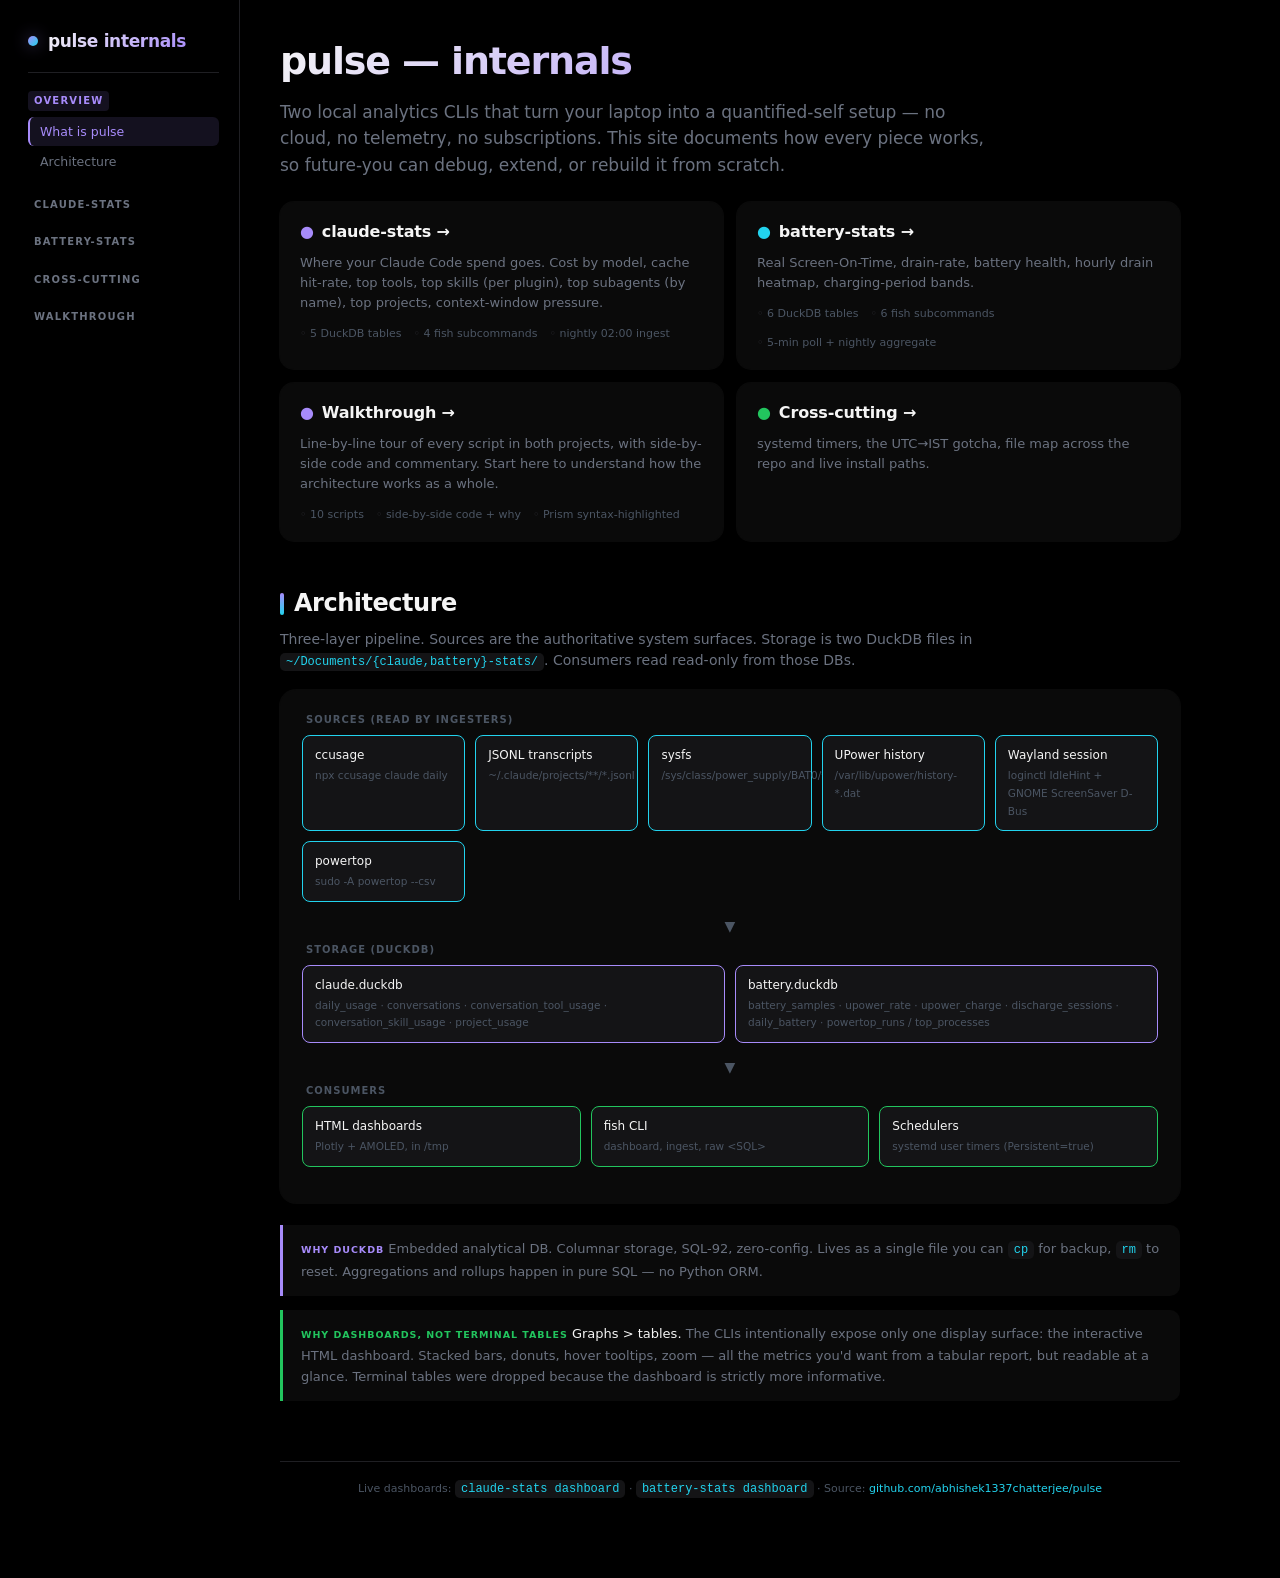
<file: docs/index.html>
<!DOCTYPE html>
<html lang="en">
<head>
<meta charset="utf-8">
<meta name="viewport" content="width=device-width, initial-scale=1">
<title>pulse — internals</title>
<link rel="stylesheet" href="_styles.css">
</head>
<body data-page="home">
<div class="layout">
    <nav class="toc" id="toc"></nav>

    <main>

    <section class="hero" id="overview">
        <h1>pulse — internals</h1>
        <p class="tagline">
            Two local analytics CLIs that turn your laptop into a quantified-self
            setup — no cloud, no telemetry, no subscriptions. This site documents
            how every piece works, so future-you can debug, extend, or rebuild
            it from scratch.
        </p>

        <div class="cards-2">
            <a class="proj-card" href="claude-stats.html">
                <h3><span class="accent">●</span> claude-stats →</h3>
                <p class="desc">
                    Where your Claude Code spend goes. Cost by model, cache hit-rate,
                    top tools, top skills (per plugin), top subagents (by name), top projects, context-window pressure.
                </p>
                <div class="meta">
                    <span>5 DuckDB tables</span><span>4 fish subcommands</span><span>nightly 02:00 ingest</span>
                </div>
            </a>
            <a class="proj-card" href="battery-stats.html">
                <h3><span class="accent cyan">●</span> battery-stats →</h3>
                <p class="desc">
                    Real Screen-On-Time, drain-rate, battery health, hourly drain
                    heatmap, charging-period bands.
                </p>
                <div class="meta">
                    <span>6 DuckDB tables</span><span>6 fish subcommands</span><span>5-min poll + nightly aggregate</span>
                </div>
            </a>
        </div>

        <div class="cards-3" style="margin-top:14px">
            <a class="proj-card" href="walkthrough.html">
                <h3><span class="accent">●</span> Walkthrough →</h3>
                <p class="desc">
                    Line-by-line tour of every script in both projects, with
                    side-by-side code and commentary. Start here to understand
                    how the architecture works as a whole.
                </p>
                <div class="meta">
                    <span>10 scripts</span><span>side-by-side code + why</span><span>Prism syntax-highlighted</span>
                </div>
            </a>
            <a class="proj-card" href="internals.html">
                <h3><span class="accent good">●</span> Cross-cutting →</h3>
                <p class="desc">
                    systemd timers, the UTC→IST gotcha, file map across the repo
                    and live install paths.
                </p>
            </a>
        </div>
    </section>

    <section id="architecture">
        <h2>Architecture</h2>
        <p class="lead">
            Three-layer pipeline. Sources are the authoritative system surfaces.
            Storage is two DuckDB files in <code>~/Documents/{claude,battery}-stats/</code>.
            Consumers read read-only from those DBs.
        </p>

        <div class="arch">
            <div class="layer">
                <div class="layer-label">Sources (read by ingesters)</div>
                <div class="row">
                    <div class="node src"><strong>ccusage</strong><em>npx ccusage claude daily</em></div>
                    <div class="node src"><strong>JSONL transcripts</strong><em>~/.claude/projects/**/*.jsonl</em></div>
                    <div class="node src"><strong>sysfs</strong><em>/sys/class/power_supply/BAT0/*</em></div>
                    <div class="node src"><strong>UPower history</strong><em>/var/lib/upower/history-*.dat</em></div>
                    <div class="node src"><strong>Wayland session</strong><em>loginctl IdleHint + GNOME ScreenSaver D-Bus</em></div>
                    <div class="node src"><strong>powertop</strong><em>sudo -A powertop --csv</em></div>
                </div>
            </div>
            <div class="arrow-row">▼</div>

            <div class="layer">
                <div class="layer-label">Storage (DuckDB)</div>
                <div class="row">
                    <div class="node store"><strong>claude.duckdb</strong><em>daily_usage · conversations · conversation_tool_usage · conversation_skill_usage · project_usage</em></div>
                    <div class="node store"><strong>battery.duckdb</strong><em>battery_samples · upower_rate · upower_charge · discharge_sessions · daily_battery · powertop_runs / top_processes</em></div>
                </div>
            </div>
            <div class="arrow-row">▼</div>

            <div class="layer">
                <div class="layer-label">Consumers</div>
                <div class="row">
                    <div class="node out"><strong>HTML dashboards</strong><em>Plotly + AMOLED, in /tmp</em></div>
                    <div class="node out"><strong>fish CLI</strong><em>dashboard, ingest, raw &lt;SQL&gt;</em></div>
                    <div class="node out"><strong>Schedulers</strong><em>systemd user timers (Persistent=true)</em></div>
                </div>
            </div>
        </div>

        <div class="callout">
            <div class="label">Why DuckDB</div>
            Embedded analytical DB. Columnar storage, SQL-92, zero-config. Lives as
            a single file you can <code>cp</code> for backup, <code>rm</code> to
            reset. Aggregations and rollups happen in pure SQL — no Python ORM.
        </div>

        <div class="callout good">
            <div class="label">Why dashboards, not terminal tables</div>
            <strong>Graphs &gt; tables.</strong> The CLIs intentionally expose
            only one display surface: the interactive HTML dashboard. Stacked
            bars, donuts, hover tooltips, zoom — all the metrics you'd want
            from a tabular report, but readable at a glance. Terminal tables
            were dropped because the dashboard is strictly more informative.
        </div>
    </section>

    <footer>
        Live dashboards: <code>claude-stats dashboard</code> · <code>battery-stats dashboard</code> ·
        Source: <a href="https://github.com/abhishek1337chatterjee/pulse">github.com/abhishek1337chatterjee/pulse</a>
    </footer>

    </main>
</div>
<script src="_nav.js"></script>
</body>
</html>
</file>
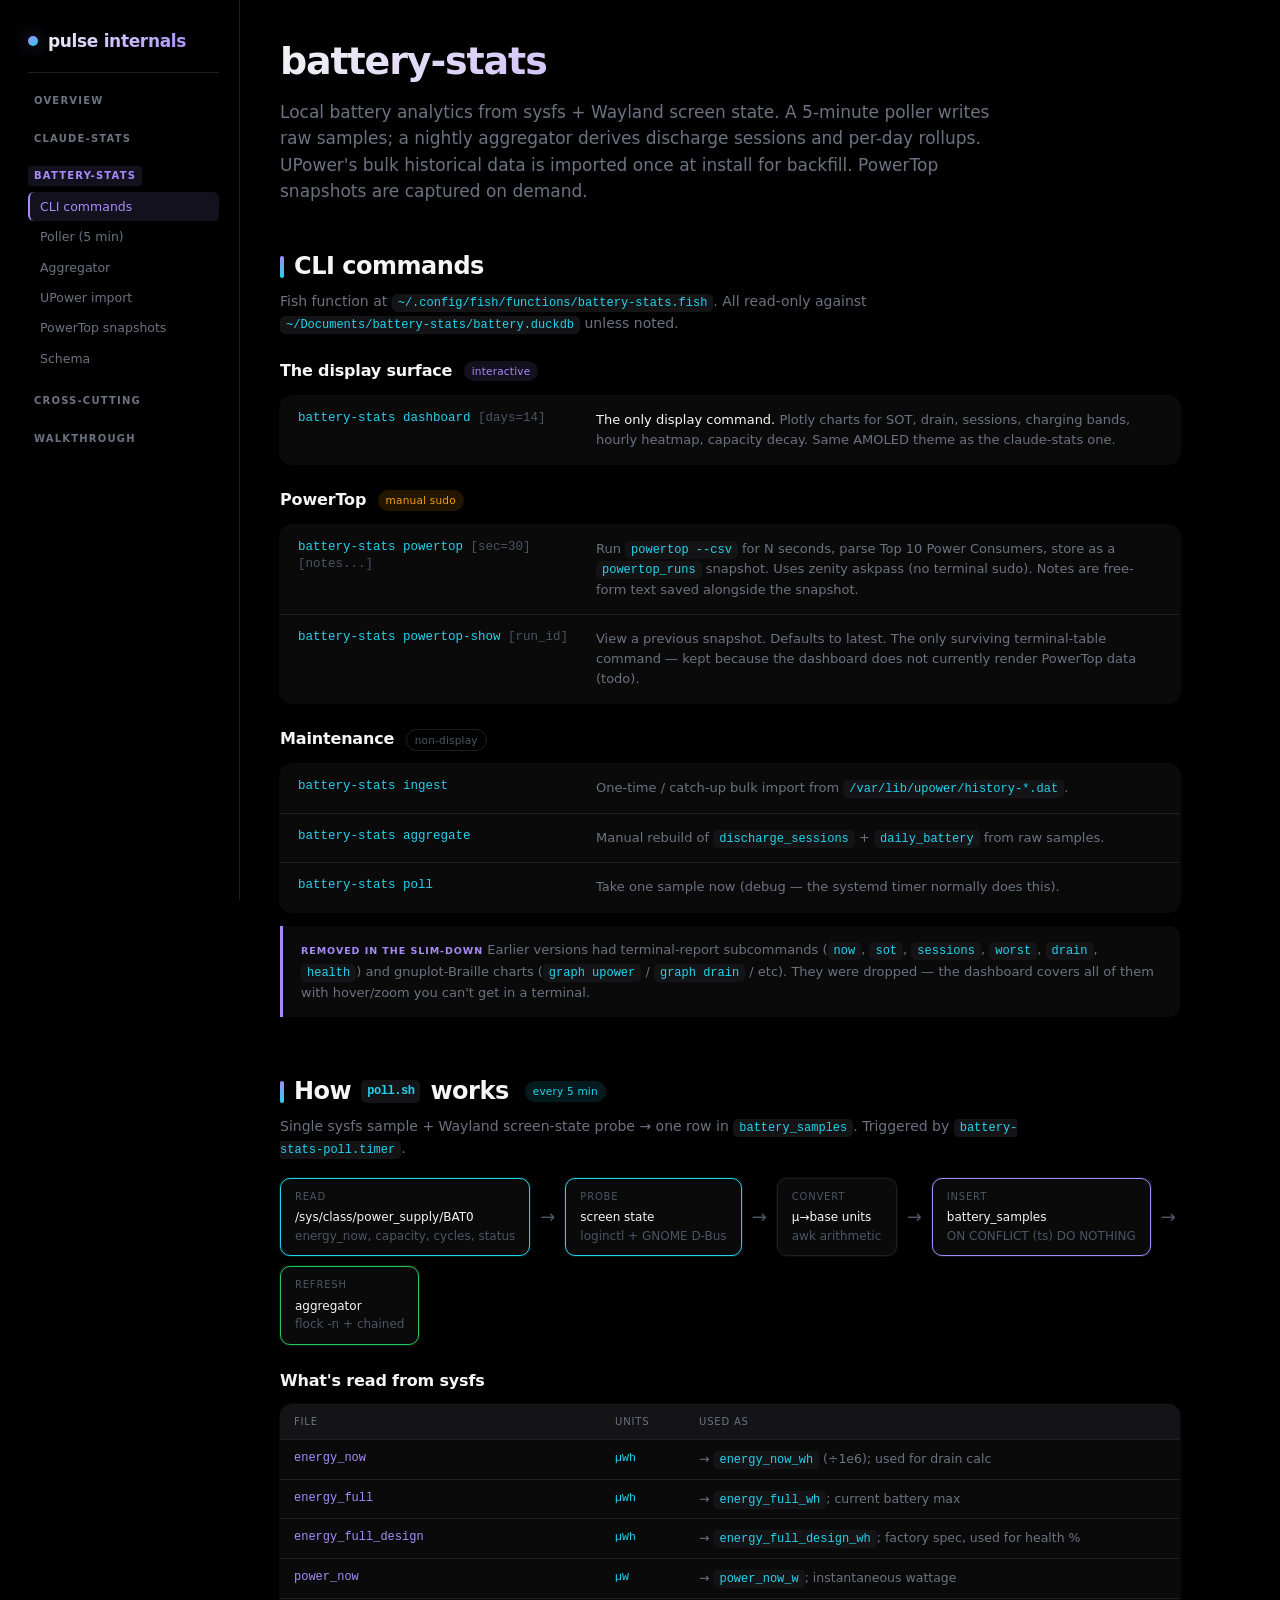
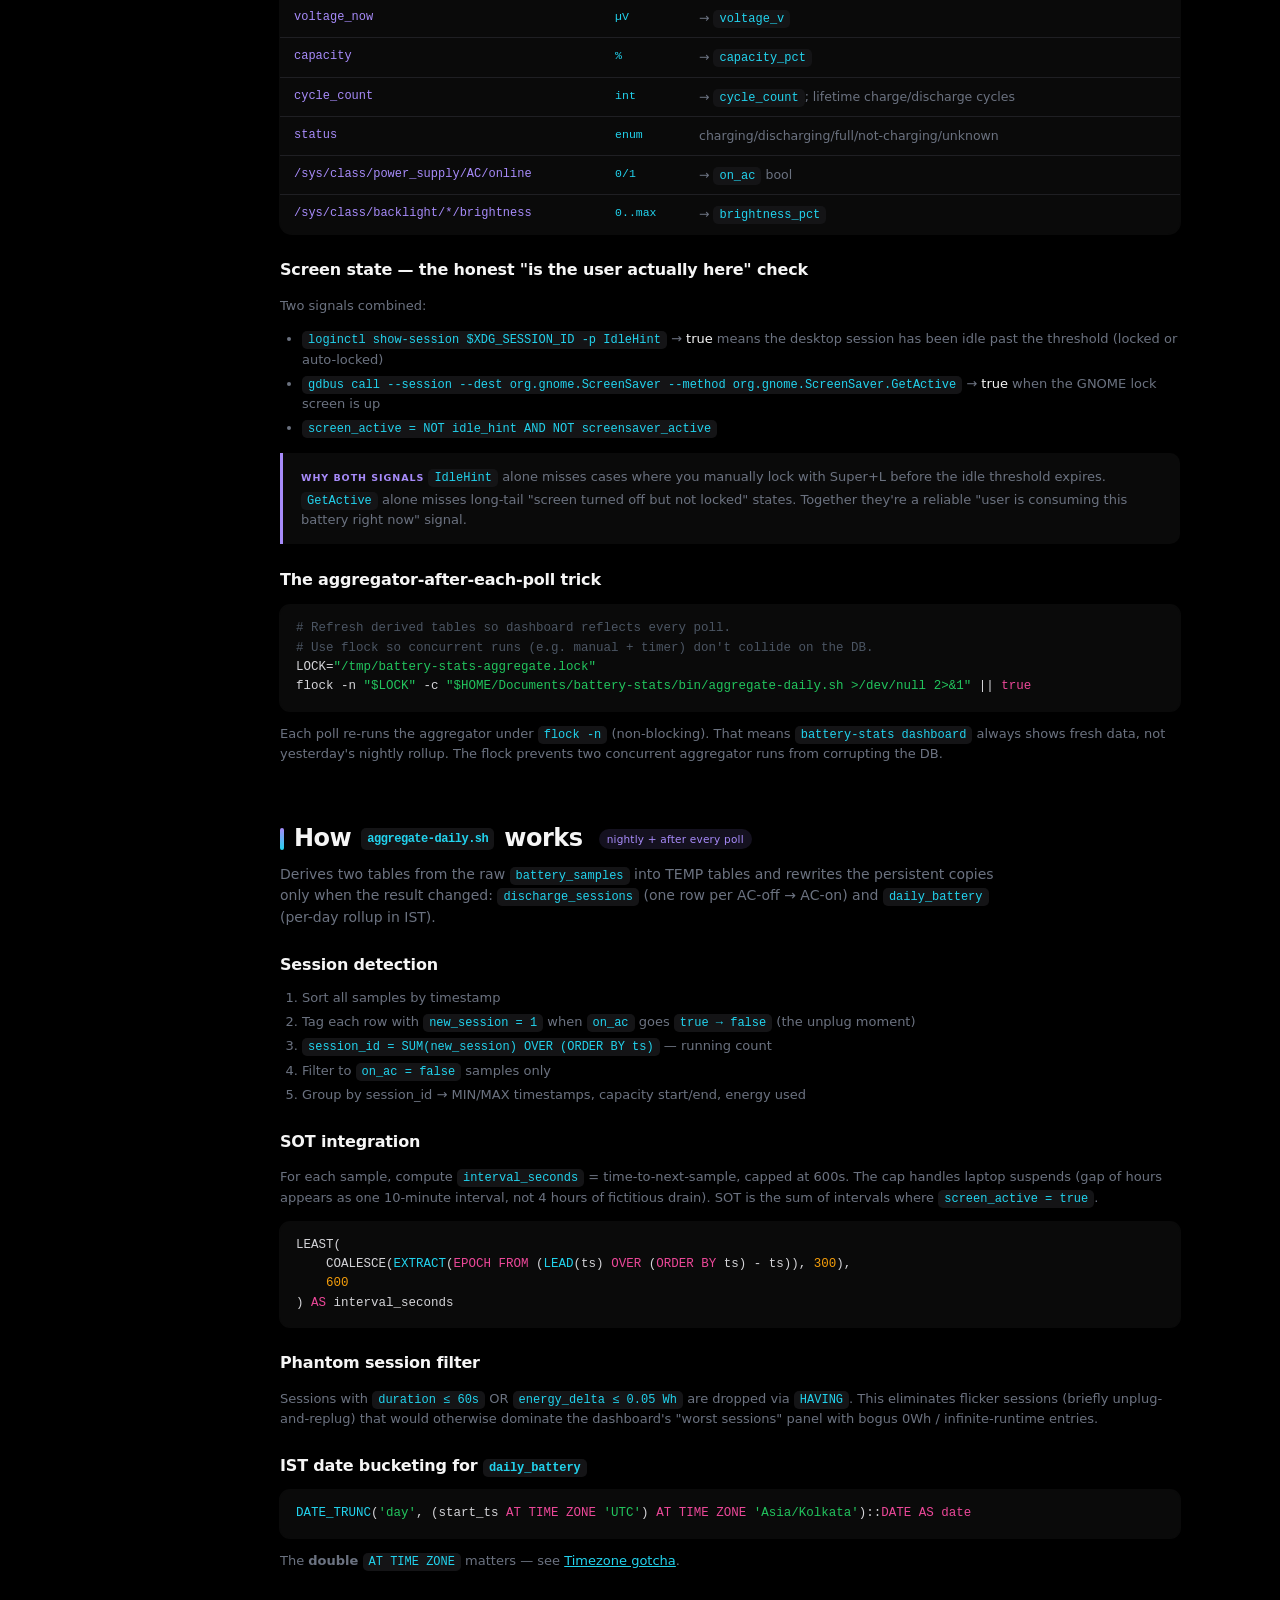
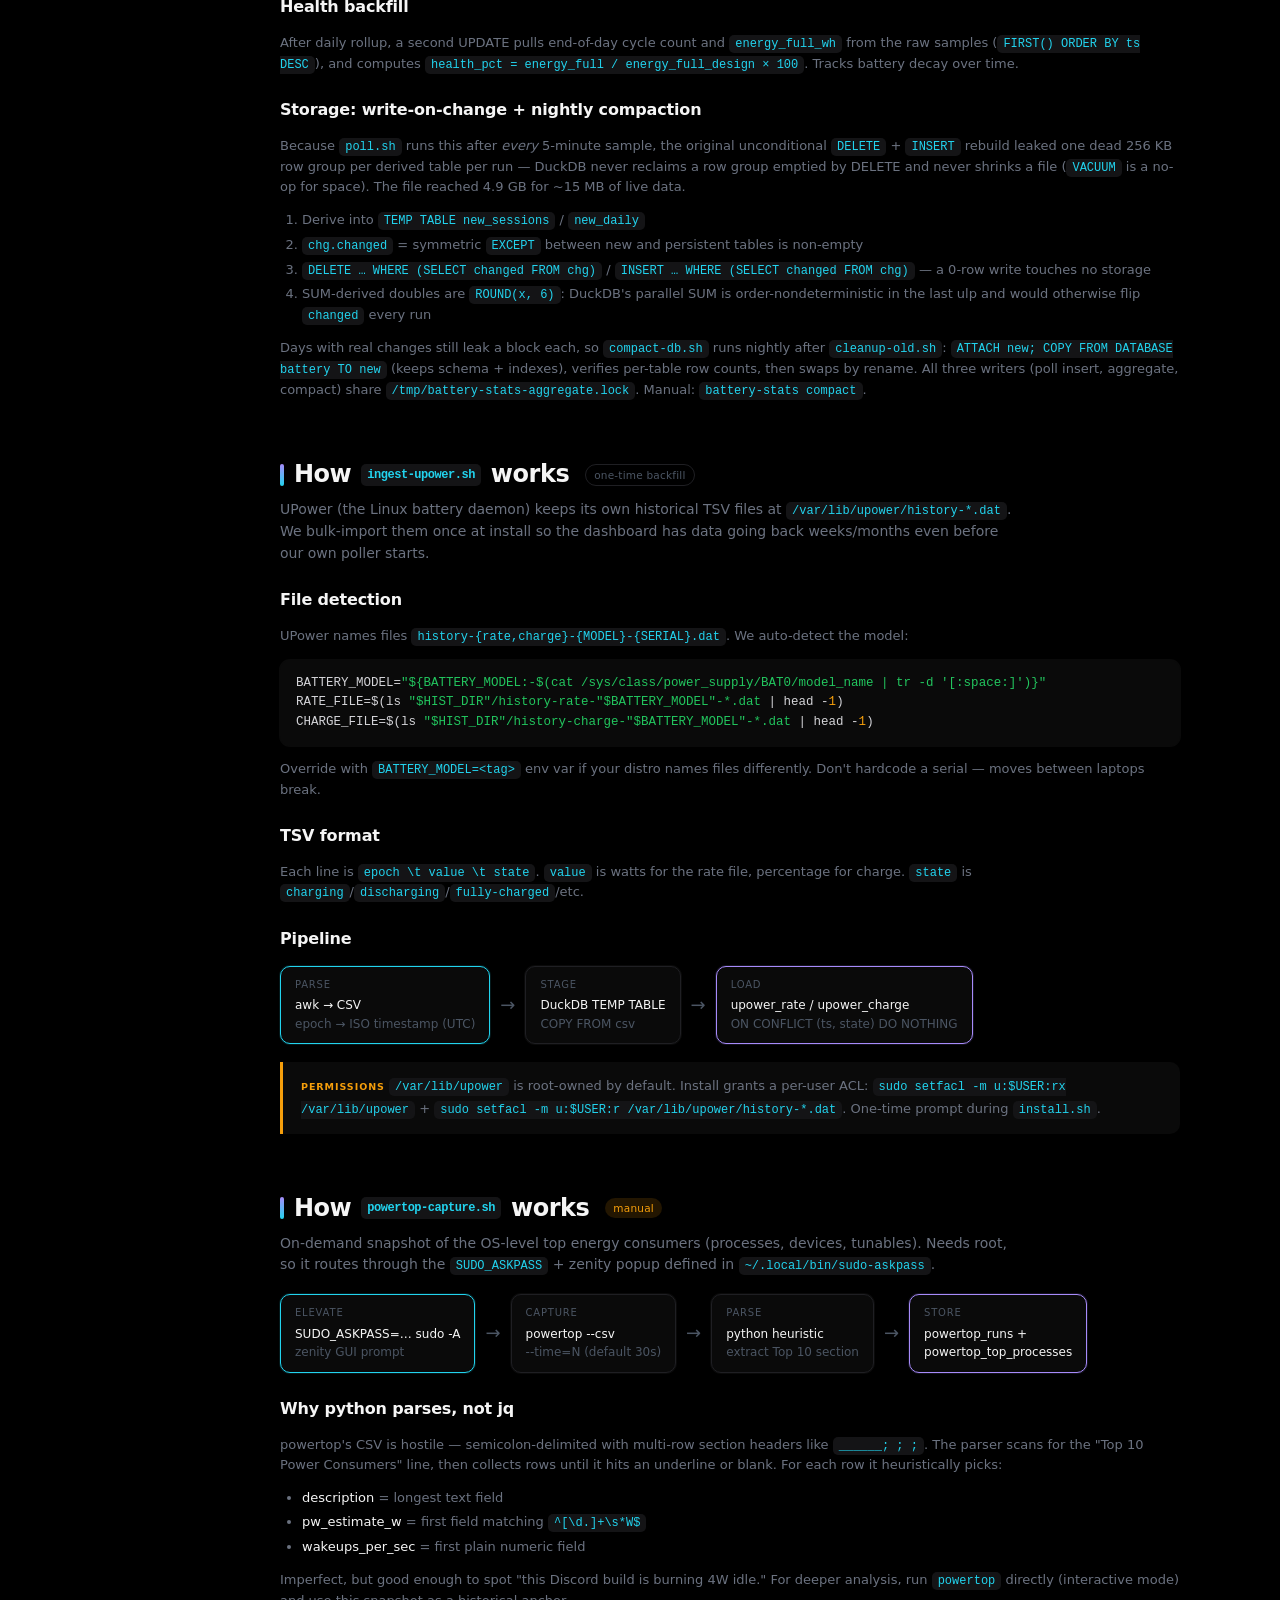
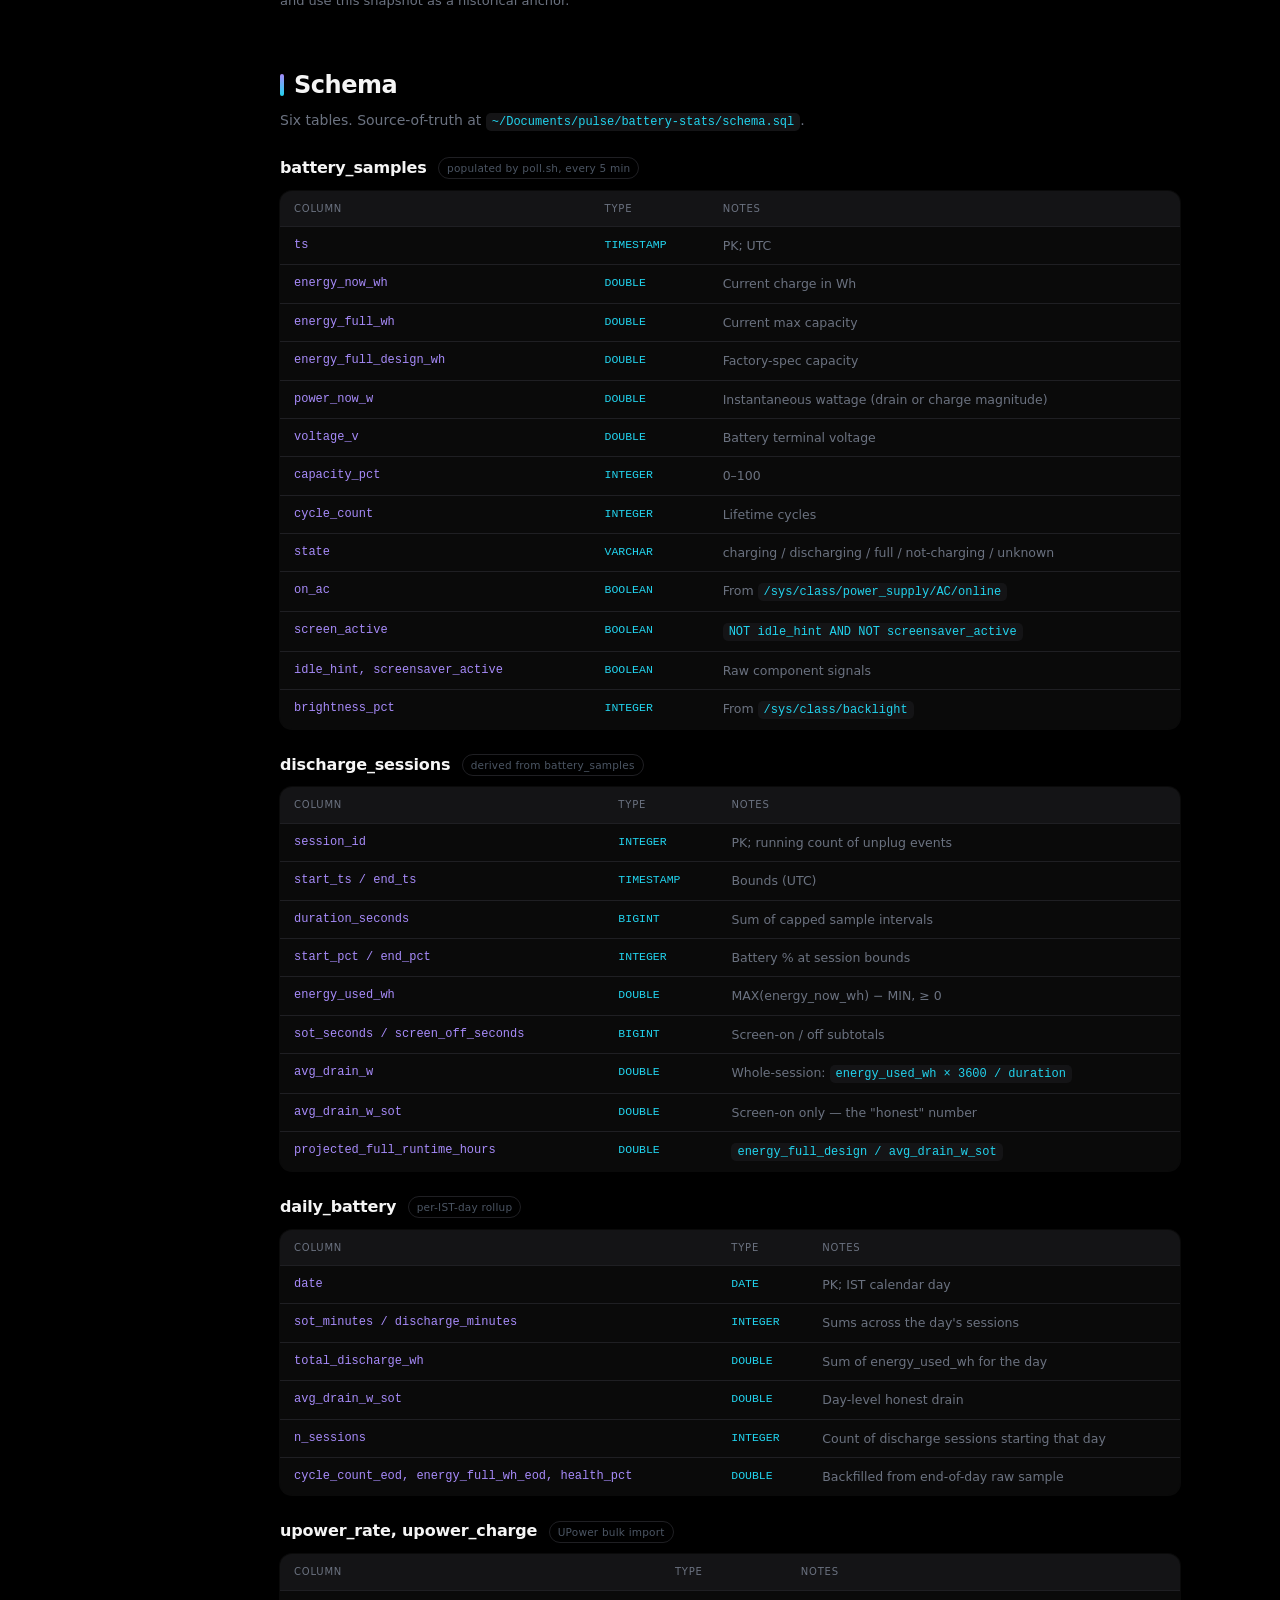
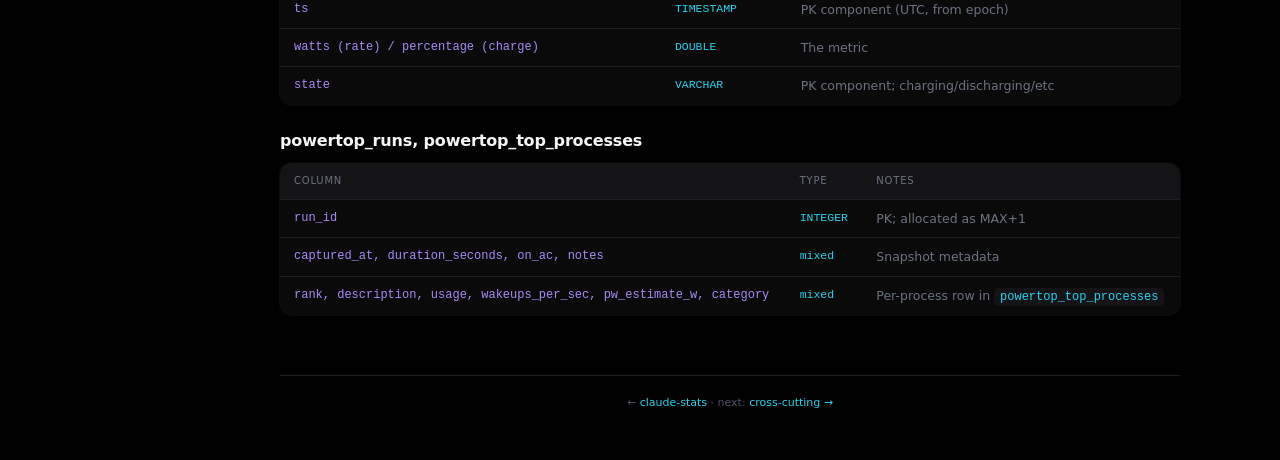
<file: docs/battery-stats.html>
<!DOCTYPE html>
<html lang="en">
<head>
<meta charset="utf-8">
<meta name="viewport" content="width=device-width, initial-scale=1">
<title>pulse · battery-stats internals</title>
<link rel="stylesheet" href="_styles.css">
</head>
<body data-page="battery-stats">
<div class="layout">
    <nav class="toc" id="toc"></nav>

    <main>

    <section class="hero">
        <h1>battery-stats</h1>
        <p class="tagline">
            Local battery analytics from sysfs + Wayland screen state. A 5-minute
            poller writes raw samples; a nightly aggregator derives discharge
            sessions and per-day rollups. UPower's bulk historical data is
            imported once at install for backfill. PowerTop snapshots are
            captured on demand.
        </p>
    </section>

    <!-- ============ CLI ============ -->
    <section id="cli">
        <h2>CLI commands</h2>
        <p class="lead">
            Fish function at <code>~/.config/fish/functions/battery-stats.fish</code>.
            All read-only against <code>~/Documents/battery-stats/battery.duckdb</code>
            unless noted.
        </p>

        <h3>The display surface <span class="badge purple">interactive</span></h3>
        <div class="cmd-table">
            <div class="cmd-row">
                <div class="cmd">battery-stats dashboard <span class="arg">[days=14]</span></div>
                <div class="desc">
                    <strong>The only display command.</strong> Plotly charts for
                    SOT, drain, sessions, charging bands, hourly heatmap, capacity
                    decay. Same AMOLED theme as the claude-stats one.
                </div>
            </div>
        </div>

        <h3>PowerTop <span class="badge warn">manual sudo</span></h3>
        <div class="cmd-table">
            <div class="cmd-row">
                <div class="cmd">battery-stats powertop <span class="arg">[sec=30] [notes...]</span></div>
                <div class="desc">
                    Run <code>powertop --csv</code> for N seconds, parse Top 10
                    Power Consumers, store as a <code>powertop_runs</code>
                    snapshot. Uses zenity askpass (no terminal sudo). Notes are
                    free-form text saved alongside the snapshot.
                </div>
            </div>
            <div class="cmd-row">
                <div class="cmd">battery-stats powertop-show <span class="arg">[run_id]</span></div>
                <div class="desc">
                    View a previous snapshot. Defaults to latest. The only
                    surviving terminal-table command — kept because the
                    dashboard does not currently render PowerTop data (todo).
                </div>
            </div>
        </div>

        <h3>Maintenance <span class="badge subtle">non-display</span></h3>
        <div class="cmd-table">
            <div class="cmd-row">
                <div class="cmd">battery-stats ingest</div>
                <div class="desc">One-time / catch-up bulk import from <code>/var/lib/upower/history-*.dat</code>.</div>
            </div>
            <div class="cmd-row">
                <div class="cmd">battery-stats aggregate</div>
                <div class="desc">Manual rebuild of <code>discharge_sessions</code> + <code>daily_battery</code> from raw samples.</div>
            </div>
            <div class="cmd-row">
                <div class="cmd">battery-stats poll</div>
                <div class="desc">Take one sample now (debug — the systemd timer normally does this).</div>
            </div>
        </div>

        <div class="callout">
            <div class="label">Removed in the slim-down</div>
            Earlier versions had terminal-report subcommands
            (<code>now</code>, <code>sot</code>, <code>sessions</code>,
            <code>worst</code>, <code>drain</code>, <code>health</code>) and
            gnuplot-Braille charts (<code>graph upower</code> /
            <code>graph drain</code> / etc). They were dropped — the dashboard
            covers all of them with hover/zoom you can't get in a terminal.
        </div>
    </section>

    <!-- ============ POLLER ============ -->
    <section id="poll">
        <h2>How <code>poll.sh</code> works <span class="badge cyan">every 5 min</span></h2>
        <p class="lead">
            Single sysfs sample + Wayland screen-state probe → one row in
            <code>battery_samples</code>. Triggered by
            <code>battery-stats-poll.timer</code>.
        </p>

        <div class="flow">
            <div class="box cyan"><div class="label">read</div>/sys/class/power_supply/BAT0<br><span style="color:var(--fg-muted)">energy_now, capacity, cycles, status</span></div>
            <div class="arrow">→</div>
            <div class="box cyan"><div class="label">probe</div>screen state<br><span style="color:var(--fg-muted)">loginctl + GNOME D-Bus</span></div>
            <div class="arrow">→</div>
            <div class="box"><div class="label">convert</div>µ→base units<br><span style="color:var(--fg-muted)">awk arithmetic</span></div>
            <div class="arrow">→</div>
            <div class="box purple"><div class="label">insert</div>battery_samples<br><span style="color:var(--fg-muted)">ON CONFLICT (ts) DO NOTHING</span></div>
            <div class="arrow">→</div>
            <div class="box good"><div class="label">refresh</div>aggregator<br><span style="color:var(--fg-muted)">flock -n + chained</span></div>
        </div>

        <h3>What's read from sysfs</h3>
        <table class="schema">
            <thead><tr><th>file</th><th>units</th><th>used as</th></tr></thead>
            <tbody>
                <tr><td class="col">energy_now</td><td class="type">µWh</td><td class="note">→ <code>energy_now_wh</code> (÷1e6); used for drain calc</td></tr>
                <tr><td class="col">energy_full</td><td class="type">µWh</td><td class="note">→ <code>energy_full_wh</code>; current battery max</td></tr>
                <tr><td class="col">energy_full_design</td><td class="type">µWh</td><td class="note">→ <code>energy_full_design_wh</code>; factory spec, used for health %</td></tr>
                <tr><td class="col">power_now</td><td class="type">µW</td><td class="note">→ <code>power_now_w</code>; instantaneous wattage</td></tr>
                <tr><td class="col">voltage_now</td><td class="type">µV</td><td class="note">→ <code>voltage_v</code></td></tr>
                <tr><td class="col">capacity</td><td class="type">%</td><td class="note">→ <code>capacity_pct</code></td></tr>
                <tr><td class="col">cycle_count</td><td class="type">int</td><td class="note">→ <code>cycle_count</code>; lifetime charge/discharge cycles</td></tr>
                <tr><td class="col">status</td><td class="type">enum</td><td class="note">charging/discharging/full/not-charging/unknown</td></tr>
                <tr><td class="col">/sys/class/power_supply/AC/online</td><td class="type">0/1</td><td class="note">→ <code>on_ac</code> bool</td></tr>
                <tr><td class="col">/sys/class/backlight/*/brightness</td><td class="type">0..max</td><td class="note">→ <code>brightness_pct</code></td></tr>
            </tbody>
        </table>

        <h3>Screen state — the honest "is the user actually here" check</h3>
        <p style="color:var(--fg-dim);font-size:13px;">
            Two signals combined:
        </p>
        <ul class="tight">
            <li><code>loginctl show-session $XDG_SESSION_ID -p IdleHint</code> → <strong>true</strong> means the desktop session has been idle past the threshold (locked or auto-locked)</li>
            <li><code>gdbus call --session --dest org.gnome.ScreenSaver --method org.gnome.ScreenSaver.GetActive</code> → <strong>true</strong> when the GNOME lock screen is up</li>
            <li><code>screen_active = NOT idle_hint AND NOT screensaver_active</code></li>
        </ul>

        <div class="callout">
            <div class="label">Why both signals</div>
            <code>IdleHint</code> alone misses cases where you manually lock with
            Super+L before the idle threshold expires. <code>GetActive</code> alone
            misses long-tail "screen turned off but not locked" states. Together
            they're a reliable "user is consuming this battery right now" signal.
        </div>

        <h3>The aggregator-after-each-poll trick</h3>
        <pre><code><span class="tok-c"># Refresh derived tables so dashboard reflects every poll.</span>
<span class="tok-c"># Use flock so concurrent runs (e.g. manual + timer) don't collide on the DB.</span>
LOCK=<span class="tok-s">"/tmp/battery-stats-aggregate.lock"</span>
flock -n <span class="tok-s">"$LOCK"</span> -c <span class="tok-s">"$HOME/Documents/battery-stats/bin/aggregate-daily.sh &gt;/dev/null 2&gt;&amp;1"</span> || <span class="tok-k">true</span></code></pre>
        <p style="color:var(--fg-dim);font-size:13px;">
            Each poll re-runs the aggregator under <code>flock -n</code> (non-blocking).
            That means <code>battery-stats dashboard</code> always shows fresh data,
            not yesterday's nightly rollup. The flock prevents two concurrent
            aggregator runs from corrupting the DB.
        </p>
    </section>

    <!-- ============ AGGREGATOR ============ -->
    <section id="aggregate">
        <h2>How <code>aggregate-daily.sh</code> works <span class="badge purple">nightly + after every poll</span></h2>
        <p class="lead">
            Derives two tables from the raw <code>battery_samples</code> into TEMP tables and
            rewrites the persistent copies only when the result changed:
            <code>discharge_sessions</code> (one row per AC-off → AC-on) and
            <code>daily_battery</code> (per-day rollup in IST).
        </p>

        <h3>Session detection</h3>
        <ol class="tight">
            <li>Sort all samples by timestamp</li>
            <li>Tag each row with <code>new_session = 1</code> when <code>on_ac</code> goes <code>true → false</code> (the unplug moment)</li>
            <li><code>session_id = SUM(new_session) OVER (ORDER BY ts)</code> — running count</li>
            <li>Filter to <code>on_ac = false</code> samples only</li>
            <li>Group by session_id → MIN/MAX timestamps, capacity start/end, energy used</li>
        </ol>

        <h3>SOT integration</h3>
        <p style="color:var(--fg-dim);font-size:13px;">
            For each sample, compute <code>interval_seconds</code> = time-to-next-sample,
            capped at 600s. The cap handles laptop suspends (gap of hours
            appears as one 10-minute interval, not 4 hours of fictitious drain).
            SOT is the sum of intervals where <code>screen_active = true</code>.
        </p>

        <pre><code>LEAST(
    COALESCE(<span class="tok-fn">EXTRACT</span>(<span class="tok-k">EPOCH FROM</span> (<span class="tok-fn">LEAD</span>(ts) <span class="tok-k">OVER</span> (<span class="tok-k">ORDER BY</span> ts) - ts)), <span class="tok-n">300</span>),
    <span class="tok-n">600</span>
) <span class="tok-k">AS</span> interval_seconds</code></pre>

        <h3>Phantom session filter</h3>
        <p style="color:var(--fg-dim);font-size:13px;">
            Sessions with <code>duration ≤ 60s</code> OR <code>energy_delta ≤ 0.05 Wh</code>
            are dropped via <code>HAVING</code>. This eliminates flicker sessions
            (briefly unplug-and-replug) that would otherwise dominate the
            dashboard's "worst sessions" panel with bogus 0Wh / infinite-runtime entries.
        </p>

        <h3>IST date bucketing for <code>daily_battery</code></h3>
        <pre><code><span class="tok-fn">DATE_TRUNC</span>(<span class="tok-s">'day'</span>, (start_ts <span class="tok-k">AT TIME ZONE</span> <span class="tok-s">'UTC'</span>) <span class="tok-k">AT TIME ZONE</span> <span class="tok-s">'Asia/Kolkata'</span>)::<span class="tok-k">DATE</span> <span class="tok-k">AS</span> <span class="tok-k">date</span></code></pre>
        <p style="color:var(--fg-dim);font-size:13px;">
            The <strong>double</strong> <code>AT TIME ZONE</code> matters — see
            <a href="internals.html#timezone" style="color:var(--secondary);">Timezone gotcha</a>.
        </p>

        <h3>Health backfill</h3>
        <p style="color:var(--fg-dim);font-size:13px;">
            After daily rollup, a second UPDATE pulls end-of-day cycle count and
            <code>energy_full_wh</code> from the raw samples (<code>FIRST() ORDER BY ts DESC</code>),
            and computes <code>health_pct = energy_full / energy_full_design × 100</code>.
            Tracks battery decay over time.
        </p>

        <h3>Storage: write-on-change + nightly compaction</h3>
        <p style="color:var(--fg-dim);font-size:13px;">
            Because <code>poll.sh</code> runs this after <em>every</em> 5-minute sample, the
            original unconditional <code>DELETE</code> + <code>INSERT</code> rebuild leaked one
            dead 256&nbsp;KB row group per derived table per run — DuckDB never reclaims a
            row group emptied by DELETE and never shrinks a file (<code>VACUUM</code> is a
            no-op for space). The file reached 4.9&nbsp;GB for ~15&nbsp;MB of live data.
        </p>
        <ol class="tight">
            <li>Derive into <code>TEMP TABLE new_sessions</code> / <code>new_daily</code></li>
            <li><code>chg.changed</code> = symmetric <code>EXCEPT</code> between new and persistent tables is non-empty</li>
            <li><code>DELETE … WHERE (SELECT changed FROM chg)</code> / <code>INSERT … WHERE (SELECT changed FROM chg)</code> — a 0-row write touches no storage</li>
            <li>SUM-derived doubles are <code>ROUND(x, 6)</code>: DuckDB's parallel SUM is order-nondeterministic in the last ulp and would otherwise flip <code>changed</code> every run</li>
        </ol>
        <p style="color:var(--fg-dim);font-size:13px;">
            Days with real changes still leak a block each, so <code>compact-db.sh</code> runs
            nightly after <code>cleanup-old.sh</code>: <code>ATTACH new; COPY FROM DATABASE battery TO new</code>
            (keeps schema + indexes), verifies per-table row counts, then swaps by rename.
            All three writers (poll insert, aggregate, compact) share
            <code>/tmp/battery-stats-aggregate.lock</code>. Manual: <code>battery-stats compact</code>.
        </p>
    </section>

    <!-- ============ UPOWER ============ -->
    <section id="upower">
        <h2>How <code>ingest-upower.sh</code> works <span class="badge subtle">one-time backfill</span></h2>
        <p class="lead">
            UPower (the Linux battery daemon) keeps its own historical TSV files
            at <code>/var/lib/upower/history-*.dat</code>. We bulk-import them once
            at install so the dashboard has data going back weeks/months even
            before our own poller starts.
        </p>

        <h3>File detection</h3>
        <p style="color:var(--fg-dim);font-size:13px;">
            UPower names files <code>history-{rate,charge}-{MODEL}-{SERIAL}.dat</code>.
            We auto-detect the model:
        </p>
        <pre><code>BATTERY_MODEL=<span class="tok-s">"${BATTERY_MODEL:-$(cat /sys/class/power_supply/BAT0/model_name | tr -d '[:space:]')}"</span>
RATE_FILE=$(ls <span class="tok-s">"$HIST_DIR"/history-rate-"$BATTERY_MODEL"-*.dat</span> | head -<span class="tok-n">1</span>)
CHARGE_FILE=$(ls <span class="tok-s">"$HIST_DIR"/history-charge-"$BATTERY_MODEL"-*.dat</span> | head -<span class="tok-n">1</span>)</code></pre>
        <p style="color:var(--fg-dim);font-size:13px;">
            Override with <code>BATTERY_MODEL=&lt;tag&gt;</code> env var if your distro
            names files differently. Don't hardcode a serial — moves between laptops break.
        </p>

        <h3>TSV format</h3>
        <p style="color:var(--fg-dim);font-size:13px;">
            Each line is <code>epoch \t value \t state</code>. <code>value</code> is
            watts for the rate file, percentage for charge. <code>state</code> is
            <code>charging</code>/<code>discharging</code>/<code>fully-charged</code>/etc.
        </p>

        <h3>Pipeline</h3>
        <div class="flow">
            <div class="box cyan"><div class="label">parse</div>awk → CSV<br><span style="color:var(--fg-muted)">epoch → ISO timestamp (UTC)</span></div>
            <div class="arrow">→</div>
            <div class="box"><div class="label">stage</div>DuckDB TEMP TABLE<br><span style="color:var(--fg-muted)">COPY FROM csv</span></div>
            <div class="arrow">→</div>
            <div class="box purple"><div class="label">load</div>upower_rate / upower_charge<br><span style="color:var(--fg-muted)">ON CONFLICT (ts, state) DO NOTHING</span></div>
        </div>

        <div class="callout warn">
            <div class="label">Permissions</div>
            <code>/var/lib/upower</code> is root-owned by default. Install grants
            a per-user ACL: <code>sudo setfacl -m u:$USER:rx /var/lib/upower</code>
            +  <code>sudo setfacl -m u:$USER:r /var/lib/upower/history-*.dat</code>.
            One-time prompt during <code>install.sh</code>.
        </div>
    </section>

    <!-- ============ POWERTOP ============ -->
    <section id="powertop">
        <h2>How <code>powertop-capture.sh</code> works <span class="badge warn">manual</span></h2>
        <p class="lead">
            On-demand snapshot of the OS-level top energy consumers (processes,
            devices, tunables). Needs root, so it routes through the
            <code>SUDO_ASKPASS</code> + zenity popup defined in
            <code>~/.local/bin/sudo-askpass</code>.
        </p>

        <div class="flow">
            <div class="box cyan"><div class="label">elevate</div>SUDO_ASKPASS=… sudo -A<br><span style="color:var(--fg-muted)">zenity GUI prompt</span></div>
            <div class="arrow">→</div>
            <div class="box"><div class="label">capture</div>powertop --csv<br><span style="color:var(--fg-muted)">--time=N (default 30s)</span></div>
            <div class="arrow">→</div>
            <div class="box"><div class="label">parse</div>python heuristic<br><span style="color:var(--fg-muted)">extract Top 10 section</span></div>
            <div class="arrow">→</div>
            <div class="box purple"><div class="label">store</div>powertop_runs +<br>powertop_top_processes</div>
        </div>

        <h3>Why python parses, not jq</h3>
        <p style="color:var(--fg-dim);font-size:13px;">
            powertop's CSV is hostile — semicolon-delimited with multi-row section
            headers like <code>______; ; ;</code>. The parser scans for the
            "Top 10 Power Consumers" line, then collects rows until it hits an
            underline or blank. For each row it heuristically picks:
        </p>
        <ul class="tight">
            <li><strong>description</strong> = longest text field</li>
            <li><strong>pw_estimate_w</strong> = first field matching <code>^[\d.]+\s*W$</code></li>
            <li><strong>wakeups_per_sec</strong> = first plain numeric field</li>
        </ul>
        <p style="color:var(--fg-dim);font-size:13px;">
            Imperfect, but good enough to spot "this Discord build is burning 4W
            idle." For deeper analysis, run <code>powertop</code> directly
            (interactive mode) and use this snapshot as a historical anchor.
        </p>
    </section>

    <!-- ============ SCHEMA ============ -->
    <section id="schema">
        <h2>Schema</h2>
        <p class="lead">
            Six tables. Source-of-truth at
            <code>~/Documents/pulse/battery-stats/schema.sql</code>.
        </p>

        <h3>battery_samples <span class="badge subtle">populated by poll.sh, every 5 min</span></h3>
        <table class="schema">
            <thead><tr><th>column</th><th>type</th><th>notes</th></tr></thead>
            <tbody>
                <tr><td class="col">ts</td><td class="type">TIMESTAMP</td><td class="note">PK; UTC</td></tr>
                <tr><td class="col">energy_now_wh</td><td class="type">DOUBLE</td><td class="note">Current charge in Wh</td></tr>
                <tr><td class="col">energy_full_wh</td><td class="type">DOUBLE</td><td class="note">Current max capacity</td></tr>
                <tr><td class="col">energy_full_design_wh</td><td class="type">DOUBLE</td><td class="note">Factory-spec capacity</td></tr>
                <tr><td class="col">power_now_w</td><td class="type">DOUBLE</td><td class="note">Instantaneous wattage (drain or charge magnitude)</td></tr>
                <tr><td class="col">voltage_v</td><td class="type">DOUBLE</td><td class="note">Battery terminal voltage</td></tr>
                <tr><td class="col">capacity_pct</td><td class="type">INTEGER</td><td class="note">0–100</td></tr>
                <tr><td class="col">cycle_count</td><td class="type">INTEGER</td><td class="note">Lifetime cycles</td></tr>
                <tr><td class="col">state</td><td class="type">VARCHAR</td><td class="note">charging / discharging / full / not-charging / unknown</td></tr>
                <tr><td class="col">on_ac</td><td class="type">BOOLEAN</td><td class="note">From <code>/sys/class/power_supply/AC/online</code></td></tr>
                <tr><td class="col">screen_active</td><td class="type">BOOLEAN</td><td class="note"><code>NOT idle_hint AND NOT screensaver_active</code></td></tr>
                <tr><td class="col">idle_hint, screensaver_active</td><td class="type">BOOLEAN</td><td class="note">Raw component signals</td></tr>
                <tr><td class="col">brightness_pct</td><td class="type">INTEGER</td><td class="note">From <code>/sys/class/backlight</code></td></tr>
            </tbody>
        </table>

        <h3>discharge_sessions <span class="badge subtle">derived from battery_samples</span></h3>
        <table class="schema">
            <thead><tr><th>column</th><th>type</th><th>notes</th></tr></thead>
            <tbody>
                <tr><td class="col">session_id</td><td class="type">INTEGER</td><td class="note">PK; running count of unplug events</td></tr>
                <tr><td class="col">start_ts / end_ts</td><td class="type">TIMESTAMP</td><td class="note">Bounds (UTC)</td></tr>
                <tr><td class="col">duration_seconds</td><td class="type">BIGINT</td><td class="note">Sum of capped sample intervals</td></tr>
                <tr><td class="col">start_pct / end_pct</td><td class="type">INTEGER</td><td class="note">Battery % at session bounds</td></tr>
                <tr><td class="col">energy_used_wh</td><td class="type">DOUBLE</td><td class="note">MAX(energy_now_wh) − MIN, ≥ 0</td></tr>
                <tr><td class="col">sot_seconds / screen_off_seconds</td><td class="type">BIGINT</td><td class="note">Screen-on / off subtotals</td></tr>
                <tr><td class="col">avg_drain_w</td><td class="type">DOUBLE</td><td class="note">Whole-session: <code>energy_used_wh × 3600 / duration</code></td></tr>
                <tr><td class="col">avg_drain_w_sot</td><td class="type">DOUBLE</td><td class="note">Screen-on only — the "honest" number</td></tr>
                <tr><td class="col">projected_full_runtime_hours</td><td class="type">DOUBLE</td><td class="note"><code>energy_full_design / avg_drain_w_sot</code></td></tr>
            </tbody>
        </table>

        <h3>daily_battery <span class="badge subtle">per-IST-day rollup</span></h3>
        <table class="schema">
            <thead><tr><th>column</th><th>type</th><th>notes</th></tr></thead>
            <tbody>
                <tr><td class="col">date</td><td class="type">DATE</td><td class="note">PK; IST calendar day</td></tr>
                <tr><td class="col">sot_minutes / discharge_minutes</td><td class="type">INTEGER</td><td class="note">Sums across the day's sessions</td></tr>
                <tr><td class="col">total_discharge_wh</td><td class="type">DOUBLE</td><td class="note">Sum of energy_used_wh for the day</td></tr>
                <tr><td class="col">avg_drain_w_sot</td><td class="type">DOUBLE</td><td class="note">Day-level honest drain</td></tr>
                <tr><td class="col">n_sessions</td><td class="type">INTEGER</td><td class="note">Count of discharge sessions starting that day</td></tr>
                <tr><td class="col">cycle_count_eod, energy_full_wh_eod, health_pct</td><td class="type">DOUBLE</td><td class="note">Backfilled from end-of-day raw sample</td></tr>
            </tbody>
        </table>

        <h3>upower_rate, upower_charge <span class="badge subtle">UPower bulk import</span></h3>
        <table class="schema">
            <thead><tr><th>column</th><th>type</th><th>notes</th></tr></thead>
            <tbody>
                <tr><td class="col">ts</td><td class="type">TIMESTAMP</td><td class="note">PK component (UTC, from epoch)</td></tr>
                <tr><td class="col">watts (rate) / percentage (charge)</td><td class="type">DOUBLE</td><td class="note">The metric</td></tr>
                <tr><td class="col">state</td><td class="type">VARCHAR</td><td class="note">PK component; charging/discharging/etc</td></tr>
            </tbody>
        </table>

        <h3>powertop_runs, powertop_top_processes</h3>
        <table class="schema">
            <thead><tr><th>column</th><th>type</th><th>notes</th></tr></thead>
            <tbody>
                <tr><td class="col">run_id</td><td class="type">INTEGER</td><td class="note">PK; allocated as MAX+1</td></tr>
                <tr><td class="col">captured_at, duration_seconds, on_ac, notes</td><td class="type">mixed</td><td class="note">Snapshot metadata</td></tr>
                <tr><td class="col">rank, description, usage, wakeups_per_sec, pw_estimate_w, category</td><td class="type">mixed</td><td class="note">Per-process row in <code>powertop_top_processes</code></td></tr>
            </tbody>
        </table>
    </section>

    <footer>
        ← <a href="claude-stats.html">claude-stats</a> · next: <a href="internals.html">cross-cutting →</a>
    </footer>

    </main>
</div>
<script src="_nav.js"></script>
</body>
</html>
</file>
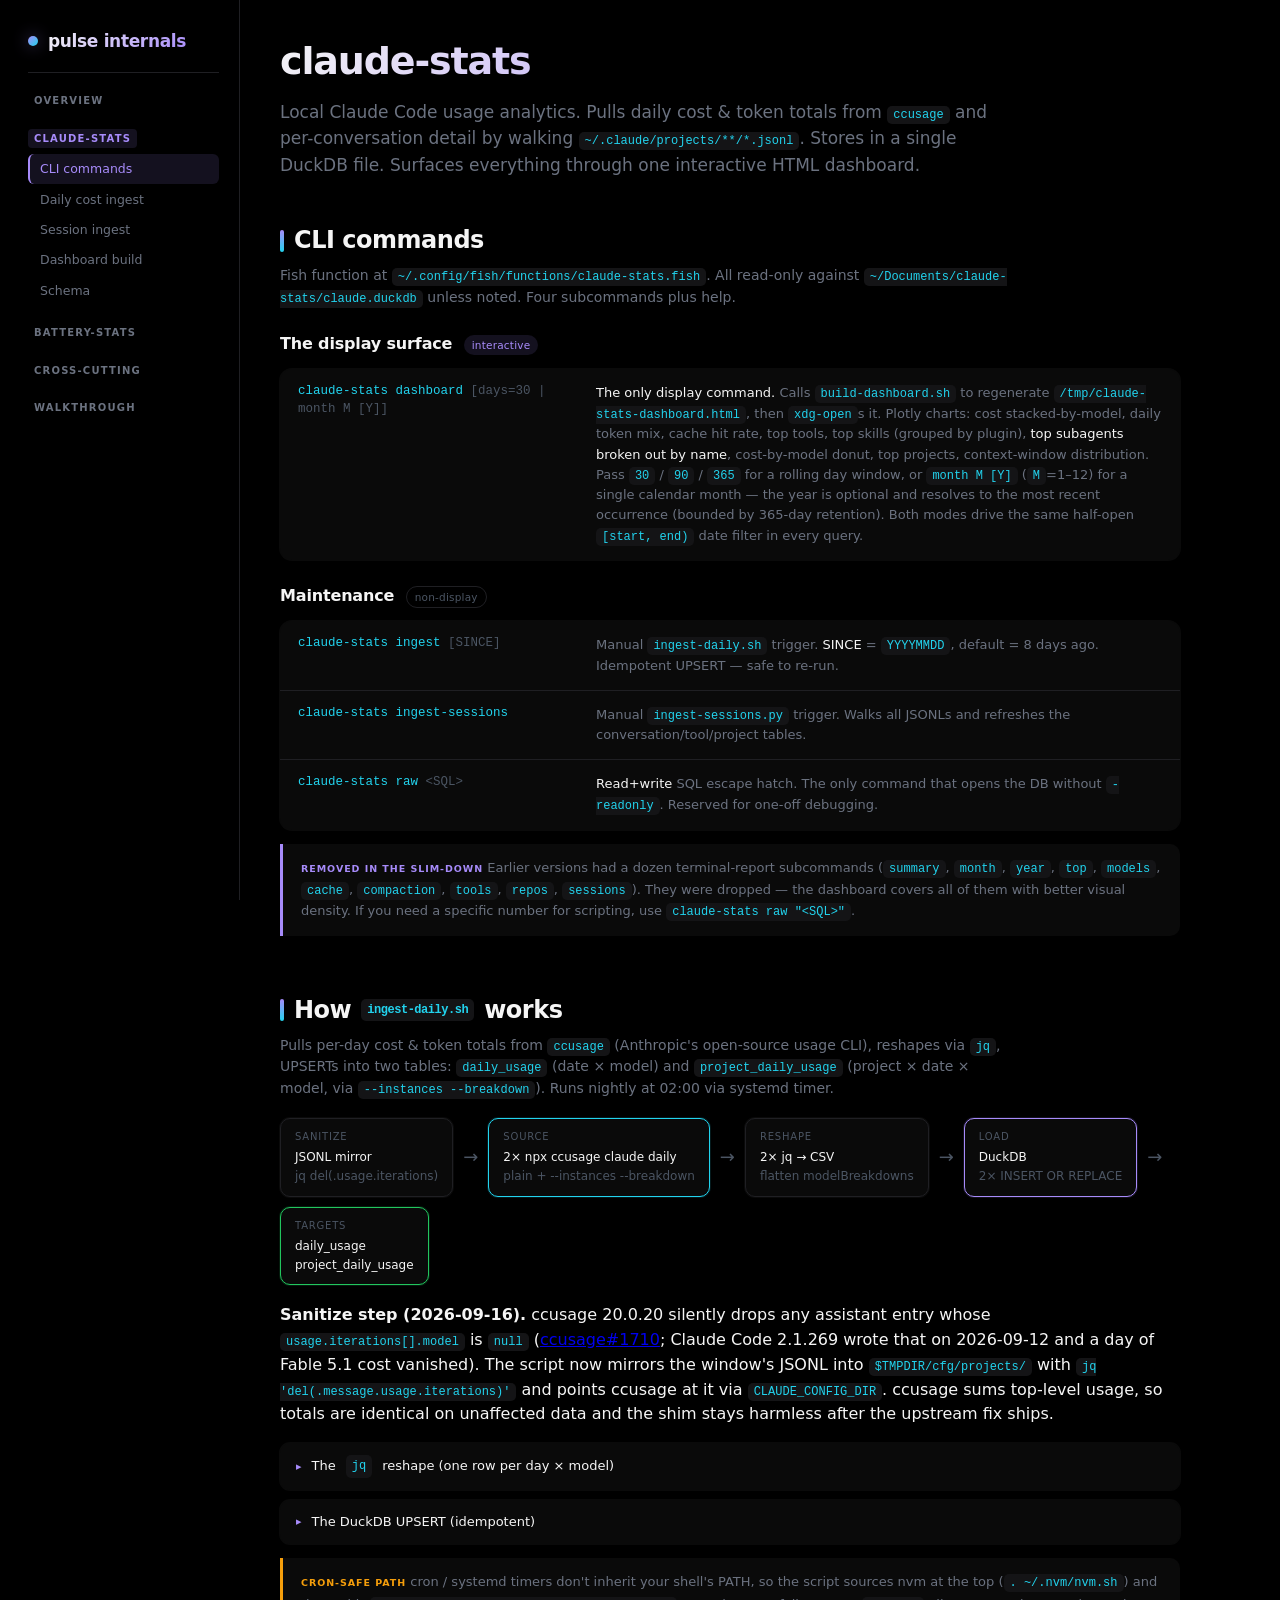
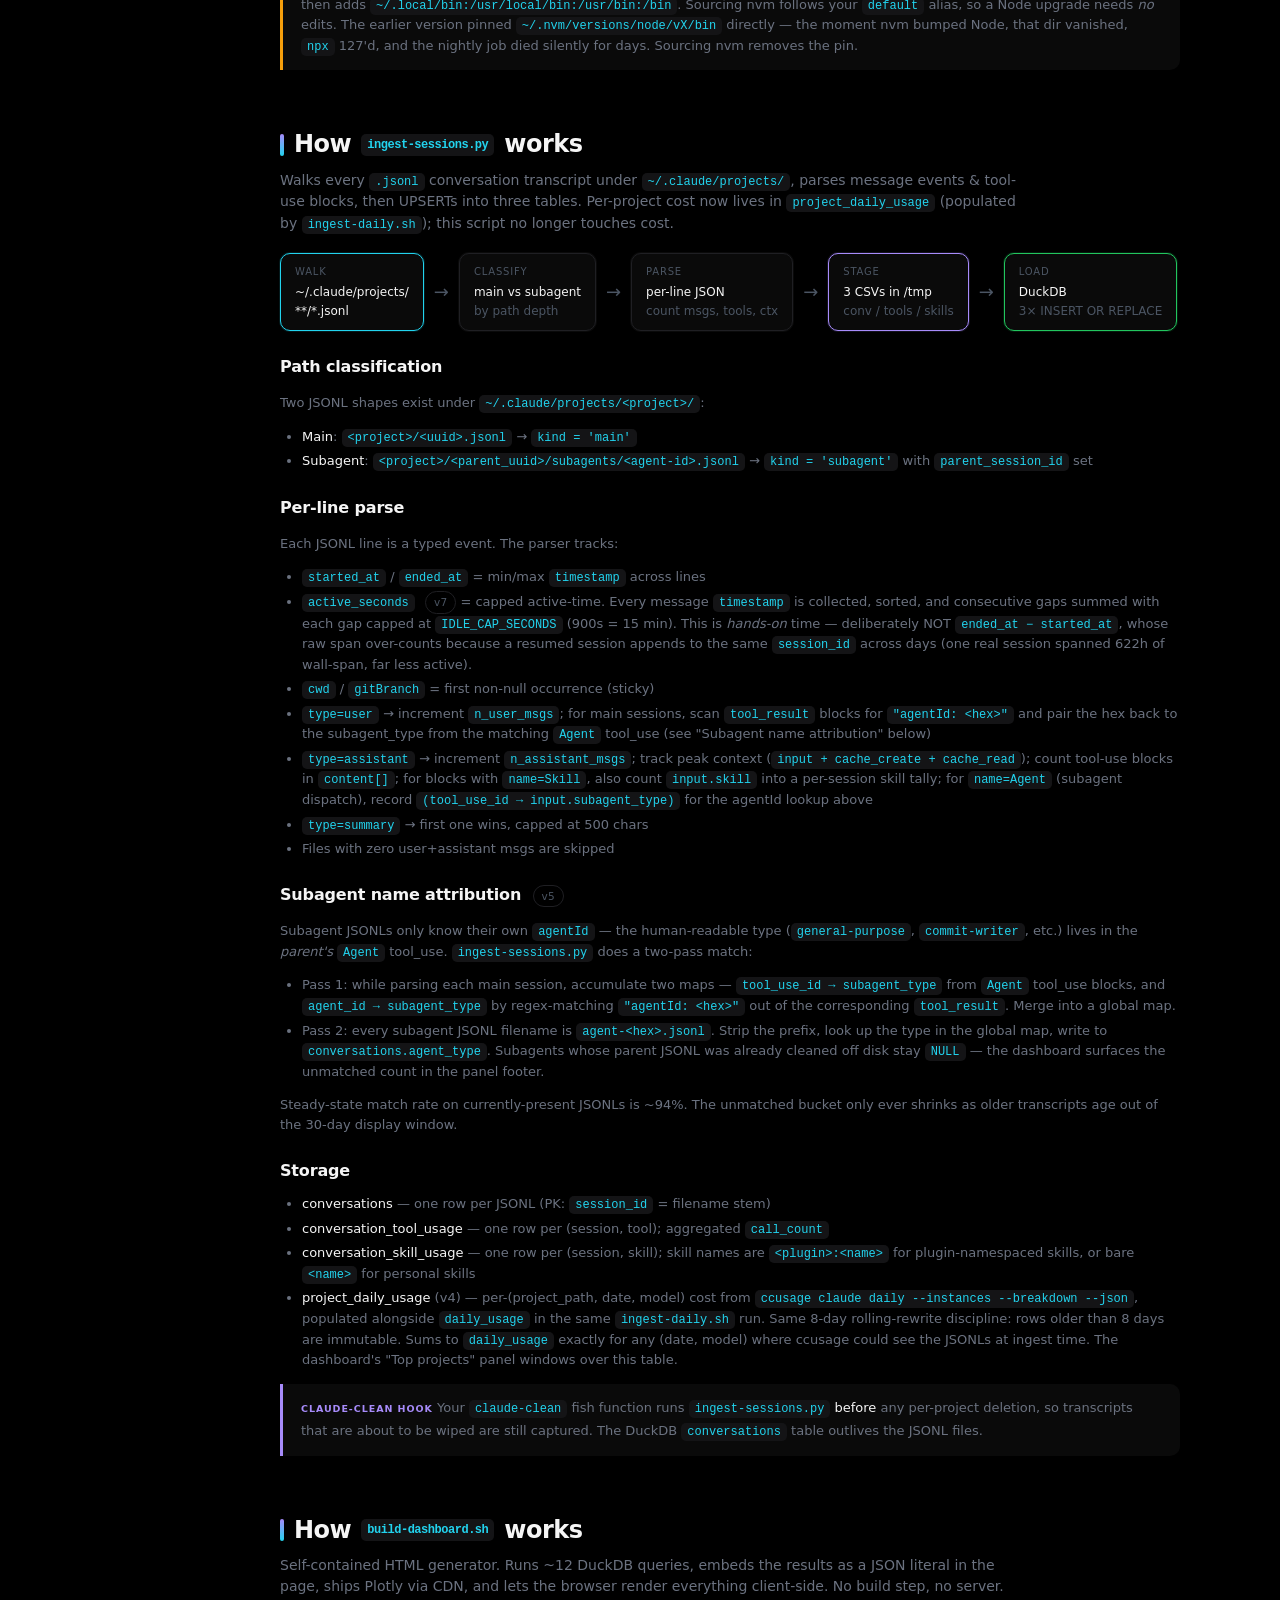
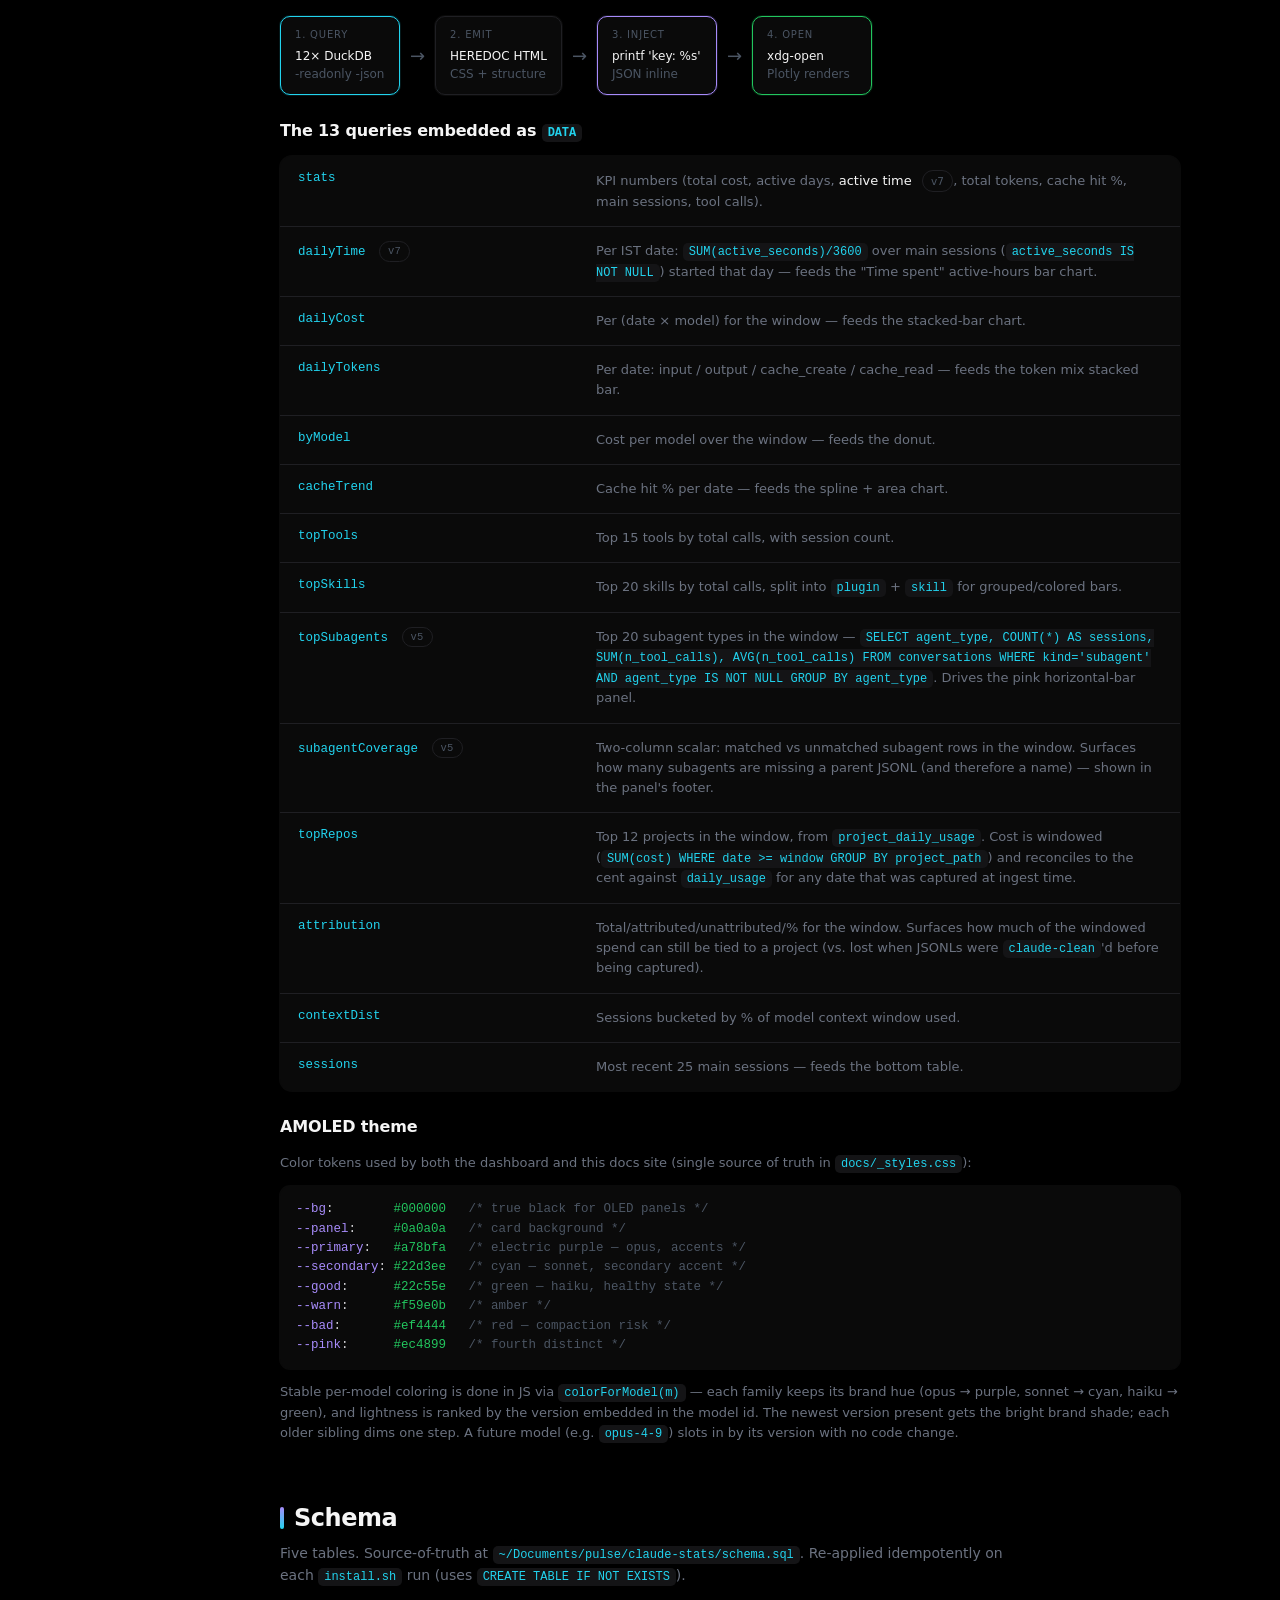
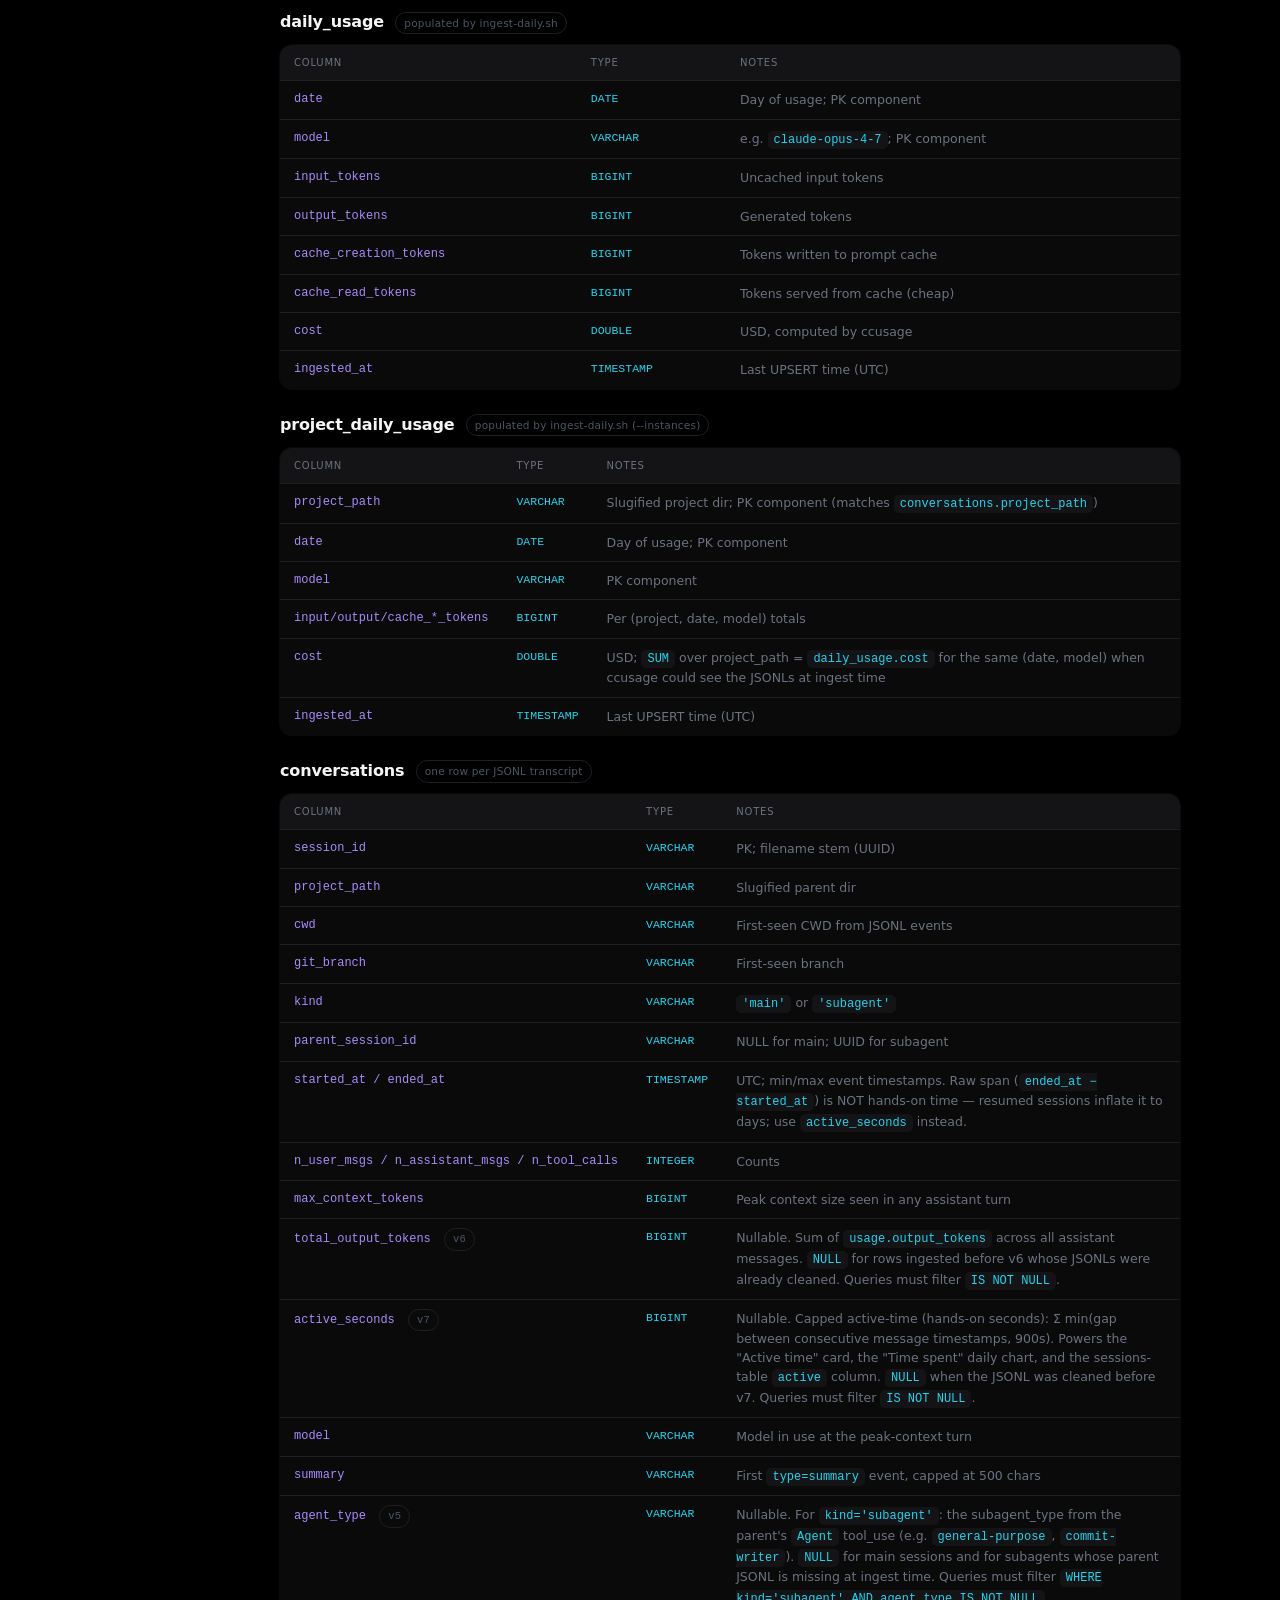
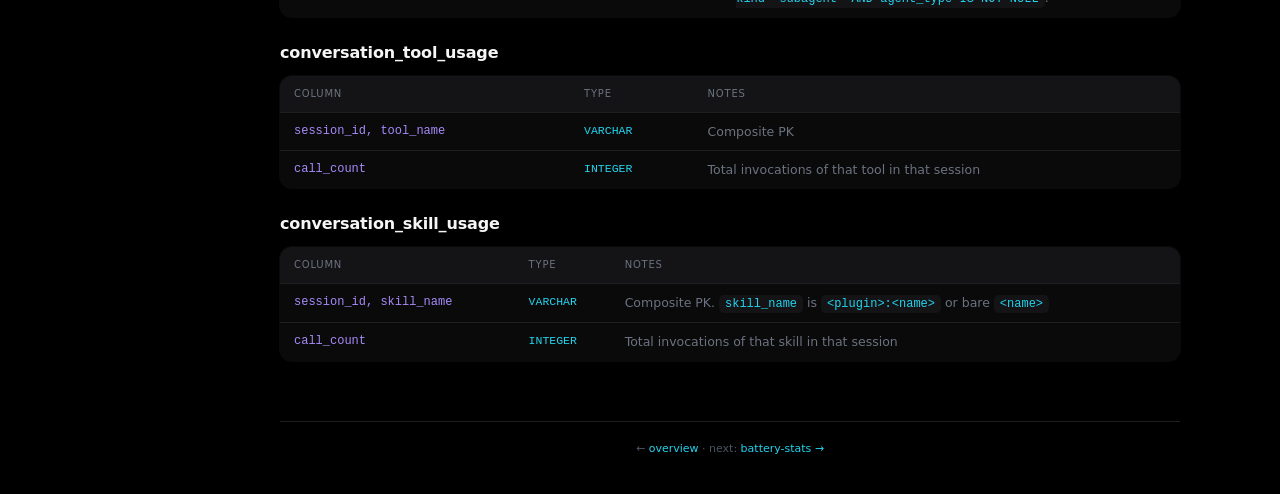
<file: docs/claude-stats.html>
<!DOCTYPE html>
<html lang="en">
<head>
<meta charset="utf-8">
<meta name="viewport" content="width=device-width, initial-scale=1">
<title>pulse · claude-stats internals</title>
<link rel="stylesheet" href="_styles.css">
</head>
<body data-page="claude-stats">
<div class="layout">
    <nav class="toc" id="toc"></nav>

    <main>

    <section class="hero">
        <h1>claude-stats</h1>
        <p class="tagline">
            Local Claude Code usage analytics. Pulls daily cost &amp; token
            totals from <code>ccusage</code> and per-conversation detail by
            walking <code>~/.claude/projects/**/*.jsonl</code>. Stores in a
            single DuckDB file. Surfaces everything through one interactive
            HTML dashboard.
        </p>
    </section>

    <!-- ============ CLI ============ -->
    <section id="cli">
        <h2>CLI commands</h2>
        <p class="lead">
            Fish function at <code>~/.config/fish/functions/claude-stats.fish</code>.
            All read-only against <code>~/Documents/claude-stats/claude.duckdb</code>
            unless noted. Four subcommands plus help.
        </p>

        <h3>The display surface <span class="badge purple">interactive</span></h3>
        <div class="cmd-table">
            <div class="cmd-row">
                <div class="cmd">claude-stats dashboard <span class="arg">[days=30 | month M [Y]]</span></div>
                <div class="desc">
                    <strong>The only display command.</strong> Calls
                    <code>build-dashboard.sh</code> to regenerate
                    <code>/tmp/claude-stats-dashboard.html</code>, then
                    <code>xdg-open</code>s it. Plotly charts: cost stacked-by-model,
                    daily token mix, cache hit rate, top tools, top skills (grouped by
                    plugin), <strong>top subagents broken out by name</strong>,
                    cost-by-model donut, top projects, context-window distribution.
                    Pass <code>30</code> / <code>90</code> / <code>365</code> for a
                    rolling day window, or <code>month M [Y]</code>
                    (<code>M</code>=1&ndash;12) for a single calendar month &mdash; the
                    year is optional and resolves to the most recent occurrence
                    (bounded by 365-day retention). Both modes drive the same
                    half-open <code>[start, end)</code> date filter in every query.
                </div>
            </div>
        </div>

        <h3>Maintenance <span class="badge subtle">non-display</span></h3>
        <div class="cmd-table">
            <div class="cmd-row">
                <div class="cmd">claude-stats ingest <span class="arg">[SINCE]</span></div>
                <div class="desc">
                    Manual <code>ingest-daily.sh</code> trigger.
                    <strong>SINCE</strong> = <code>YYYYMMDD</code>, default = 8 days
                    ago. Idempotent UPSERT — safe to re-run.
                </div>
            </div>
            <div class="cmd-row">
                <div class="cmd">claude-stats ingest-sessions</div>
                <div class="desc">
                    Manual <code>ingest-sessions.py</code> trigger. Walks all JSONLs
                    and refreshes the conversation/tool/project tables.
                </div>
            </div>
            <div class="cmd-row">
                <div class="cmd">claude-stats raw <span class="arg">&lt;SQL&gt;</span></div>
                <div class="desc">
                    <strong>Read+write</strong> SQL escape hatch. The only command
                    that opens the DB without <code>-readonly</code>. Reserved for
                    one-off debugging.
                </div>
            </div>
        </div>

        <div class="callout">
            <div class="label">Removed in the slim-down</div>
            Earlier versions had a dozen terminal-report subcommands
            (<code>summary</code>, <code>month</code>, <code>year</code>,
            <code>top</code>, <code>models</code>, <code>cache</code>,
            <code>compaction</code>, <code>tools</code>, <code>repos</code>,
            <code>sessions</code>). They were dropped — the dashboard
            covers all of them with better visual density. If you need a
            specific number for scripting, use <code>claude-stats raw "&lt;SQL&gt;"</code>.
        </div>
    </section>

    <!-- ============ DAILY INGEST ============ -->
    <section id="ingest-daily">
        <h2>How <code>ingest-daily.sh</code> works</h2>
        <p class="lead">
            Pulls per-day cost &amp; token totals from <code>ccusage</code>
            (Anthropic's open-source usage CLI), reshapes via <code>jq</code>,
            UPSERTs into two tables: <code>daily_usage</code>
            (date × model) and <code>project_daily_usage</code> (project × date × model,
            via <code>--instances --breakdown</code>). Runs nightly at 02:00 via
            systemd timer.
        </p>

        <div class="flow">
            <div class="box"><div class="label">sanitize</div>JSONL mirror<br><span style="color:var(--fg-muted)">jq del(.usage.iterations)</span></div>
            <div class="arrow">→</div>
            <div class="box cyan"><div class="label">source</div>2× npx ccusage claude daily<br><span style="color:var(--fg-muted)">plain + --instances --breakdown</span></div>
            <div class="arrow">→</div>
            <div class="box"><div class="label">reshape</div>2× jq → CSV<br><span style="color:var(--fg-muted)">flatten modelBreakdowns</span></div>
            <div class="arrow">→</div>
            <div class="box purple"><div class="label">load</div>DuckDB<br><span style="color:var(--fg-muted)">2× INSERT OR REPLACE</span></div>
            <div class="arrow">→</div>
            <div class="box good"><div class="label">targets</div>daily_usage<br>project_daily_usage</div>
        </div>

        <p>
            <strong>Sanitize step (2026-09-16).</strong> ccusage 20.0.20 silently drops any
            assistant entry whose <code>usage.iterations[].model</code> is <code>null</code>
            (<a href="https://github.com/ccusage/ccusage/issues/1710">ccusage#1710</a>; Claude Code
            2.1.269 wrote that on 2026-09-12 and a day of Fable 5.1 cost vanished). The script now
            mirrors the window's JSONL into <code>$TMPDIR/cfg/projects/</code> with
            <code>jq 'del(.message.usage.iterations)'</code> and points ccusage at it via
            <code>CLAUDE_CONFIG_DIR</code>. ccusage sums top-level usage, so totals are identical on
            unaffected data and the shim stays harmless after the upstream fix ships.
        </p>

        <details>
            <summary>The <code>jq</code> reshape (one row per day × model)</summary>
            <pre><code><span class="tok-c"># ccusage emits nested JSON per day with .modelBreakdowns[]</span>
<span class="tok-c"># jq flattens to one CSV row per (day, model)</span>
.daily[] <span class="tok-k">as</span> $d
| $d.modelBreakdowns[]
| [
    $d.date,
    .modelName,
    (.inputTokens // <span class="tok-n">0</span>),
    (.outputTokens // <span class="tok-n">0</span>),
    (.cacheCreationTokens // <span class="tok-n">0</span>),
    (.cacheReadTokens // <span class="tok-n">0</span>),
    (.cost // <span class="tok-n">0</span>)
  ]
| @csv</code></pre>
        </details>

        <details>
            <summary>The DuckDB UPSERT (idempotent)</summary>
            <pre><code><span class="tok-k">CREATE OR REPLACE TEMP TABLE</span> staging <span class="tok-k">AS</span>
<span class="tok-k">SELECT</span> * <span class="tok-k">FROM</span> read_csv(<span class="tok-s">'$CSV'</span>,
  header=<span class="tok-k">false</span>,
  columns={
    <span class="tok-s">'date'</span>: <span class="tok-s">'DATE'</span>,
    <span class="tok-s">'model'</span>: <span class="tok-s">'VARCHAR'</span>,
    <span class="tok-s">'input_tokens'</span>: <span class="tok-s">'BIGINT'</span>,
    ...
  });

<span class="tok-k">INSERT OR REPLACE INTO</span> daily_usage
SELECT date, model, input_tokens, output_tokens,
       cache_creation_tokens, cache_read_tokens, cost,
       <span class="tok-fn">CURRENT_TIMESTAMP</span>
<span class="tok-k">FROM</span> staging;</code></pre>
        </details>

        <div class="callout warn">
            <div class="label">Cron-safe PATH</div>
            cron / systemd timers don't inherit your shell's PATH, so the script
            sources nvm at the top (<code>. ~/.nvm/nvm.sh</code>) and then adds
            <code>~/.local/bin:/usr/local/bin:/usr/bin:/bin</code>. Sourcing nvm
            follows your <code>default</code> alias, so a Node upgrade needs
            <em>no</em> edits. The earlier version pinned
            <code>~/.nvm/versions/node/vX/bin</code> directly — the moment nvm
            bumped Node, that dir vanished, <code>npx</code> 127'd, and the
            nightly job died silently for days. Sourcing nvm removes the pin.
        </div>
    </section>

    <!-- ============ SESSION INGEST ============ -->
    <section id="ingest-sessions">
        <h2>How <code>ingest-sessions.py</code> works</h2>
        <p class="lead">
            Walks every <code>.jsonl</code> conversation transcript under
            <code>~/.claude/projects/</code>, parses message events &amp;
            tool-use blocks, then UPSERTs into three tables. Per-project cost
            now lives in <code>project_daily_usage</code> (populated by
            <code>ingest-daily.sh</code>); this script no longer touches cost.
        </p>

        <div class="flow">
            <div class="box cyan"><div class="label">walk</div>~/.claude/projects/<br>**/*.jsonl</div>
            <div class="arrow">→</div>
            <div class="box"><div class="label">classify</div>main vs subagent<br><span style="color:var(--fg-muted)">by path depth</span></div>
            <div class="arrow">→</div>
            <div class="box"><div class="label">parse</div>per-line JSON<br><span style="color:var(--fg-muted)">count msgs, tools, ctx</span></div>
            <div class="arrow">→</div>
            <div class="box purple"><div class="label">stage</div>3 CSVs in /tmp<br><span style="color:var(--fg-muted)">conv / tools / skills</span></div>
            <div class="arrow">→</div>
            <div class="box good"><div class="label">load</div>DuckDB<br><span style="color:var(--fg-muted)">3× INSERT OR REPLACE</span></div>
        </div>

        <h3>Path classification</h3>
        <p style="color:var(--fg-dim);font-size:13px;">
            Two JSONL shapes exist under <code>~/.claude/projects/&lt;project&gt;/</code>:
        </p>
        <ul class="tight">
            <li><strong>Main</strong>: <code>&lt;project&gt;/&lt;uuid&gt;.jsonl</code> → <code>kind = 'main'</code></li>
            <li><strong>Subagent</strong>: <code>&lt;project&gt;/&lt;parent_uuid&gt;/subagents/&lt;agent-id&gt;.jsonl</code> → <code>kind = 'subagent'</code> with <code>parent_session_id</code> set</li>
        </ul>

        <h3>Per-line parse</h3>
        <p style="color:var(--fg-dim);font-size:13px;">
            Each JSONL line is a typed event. The parser tracks:
        </p>
        <ul class="tight">
            <li><code>started_at</code> / <code>ended_at</code> = min/max <code>timestamp</code> across lines</li>
            <li><code>active_seconds</code> <span class="badge subtle">v7</span> = capped active-time. Every message <code>timestamp</code> is collected, sorted, and consecutive gaps summed with each gap capped at <code>IDLE_CAP_SECONDS</code> (900s = 15&nbsp;min). This is <em>hands-on</em> time — deliberately NOT <code>ended_at − started_at</code>, whose raw span over-counts because a resumed session appends to the same <code>session_id</code> across days (one real session spanned 622h of wall-span, far less active).</li>
            <li><code>cwd</code> / <code>gitBranch</code> = first non-null occurrence (sticky)</li>
            <li><code>type=user</code> → increment <code>n_user_msgs</code>; for main sessions, scan <code>tool_result</code> blocks for <code>"agentId: &lt;hex&gt;"</code> and pair the hex back to the subagent_type from the matching <code>Agent</code> tool_use (see "Subagent name attribution" below)</li>
            <li><code>type=assistant</code> → increment <code>n_assistant_msgs</code>; track peak context (<code>input + cache_create + cache_read</code>); count tool-use blocks in <code>content[]</code>; for blocks with <code>name=Skill</code>, also count <code>input.skill</code> into a per-session skill tally; for <code>name=Agent</code> (subagent dispatch), record <code>(tool_use_id → input.subagent_type)</code> for the agentId lookup above</li>
            <li><code>type=summary</code> → first one wins, capped at 500 chars</li>
            <li>Files with zero user+assistant msgs are skipped</li>
        </ul>

        <h3>Subagent name attribution <span class="badge subtle">v5</span></h3>
        <p style="color:var(--fg-dim);font-size:13px;">
            Subagent JSONLs only know their own <code>agentId</code> — the
            human-readable type (<code>general-purpose</code>,
            <code>commit-writer</code>, etc.) lives in the <em>parent's</em>
            <code>Agent</code> tool_use. <code>ingest-sessions.py</code> does a
            two-pass match:
        </p>
        <ul class="tight">
            <li>Pass 1: while parsing each main session, accumulate two maps — <code>tool_use_id → subagent_type</code> from <code>Agent</code> tool_use blocks, and <code>agent_id → subagent_type</code> by regex-matching <code>"agentId: &lt;hex&gt;"</code> out of the corresponding <code>tool_result</code>. Merge into a global map.</li>
            <li>Pass 2: every subagent JSONL filename is <code>agent-&lt;hex&gt;.jsonl</code>. Strip the prefix, look up the type in the global map, write to <code>conversations.agent_type</code>. Subagents whose parent JSONL was already cleaned off disk stay <code>NULL</code> — the dashboard surfaces the unmatched count in the panel footer.</li>
        </ul>
        <p style="color:var(--fg-dim);font-size:13px;">
            Steady-state match rate on currently-present JSONLs is ~94%. The
            unmatched bucket only ever shrinks as older transcripts age out of
            the 30-day display window.
        </p>

        <h3>Storage</h3>
        <ul class="tight">
            <li><strong>conversations</strong> — one row per JSONL (PK: <code>session_id</code> = filename stem)</li>
            <li><strong>conversation_tool_usage</strong> — one row per (session, tool); aggregated <code>call_count</code></li>
            <li><strong>conversation_skill_usage</strong> — one row per (session, skill); skill names are <code>&lt;plugin&gt;:&lt;name&gt;</code> for plugin-namespaced skills, or bare <code>&lt;name&gt;</code> for personal skills</li>
            <li><strong>project_daily_usage</strong> (v4) — per-(project_path, date, model) cost from <code>ccusage claude daily --instances --breakdown --json</code>, populated alongside <code>daily_usage</code> in the same <code>ingest-daily.sh</code> run. Same 8-day rolling-rewrite discipline: rows older than 8 days are immutable. Sums to <code>daily_usage</code> exactly for any (date, model) where ccusage could see the JSONLs at ingest time. The dashboard's "Top projects" panel windows over this table.</li>
        </ul>

        <div class="callout">
            <div class="label">claude-clean hook</div>
            Your <code>claude-clean</code> fish function runs <code>ingest-sessions.py</code>
            <strong>before</strong> any per-project deletion, so transcripts that
            are about to be wiped are still captured. The DuckDB
            <code>conversations</code> table outlives the JSONL files.
        </div>
    </section>

    <!-- ============ DASHBOARD BUILD ============ -->
    <section id="dashboard">
        <h2>How <code>build-dashboard.sh</code> works</h2>
        <p class="lead">
            Self-contained HTML generator. Runs ~12 DuckDB queries, embeds the
            results as a JSON literal in the page, ships Plotly via CDN, and lets
            the browser render everything client-side. No build step, no server.
        </p>

        <div class="flow">
            <div class="box cyan"><div class="label">1. query</div>12× DuckDB<br><span style="color:var(--fg-muted)">-readonly -json</span></div>
            <div class="arrow">→</div>
            <div class="box"><div class="label">2. emit</div>HEREDOC HTML<br><span style="color:var(--fg-muted)">CSS + structure</span></div>
            <div class="arrow">→</div>
            <div class="box purple"><div class="label">3. inject</div>printf 'key: %s'<br><span style="color:var(--fg-muted)">JSON inline</span></div>
            <div class="arrow">→</div>
            <div class="box good"><div class="label">4. open</div>xdg-open<br><span style="color:var(--fg-muted)">Plotly renders</span></div>
        </div>

        <h3>The 13 queries embedded as <code>DATA</code></h3>
        <div class="cmd-table">
            <div class="cmd-row"><div class="cmd">stats</div><div class="desc">KPI numbers (total cost, active days, <strong>active time</strong> <span class="badge subtle">v7</span>, total tokens, cache hit %, main sessions, tool calls).</div></div>
            <div class="cmd-row"><div class="cmd">dailyTime <span class="badge subtle">v7</span></div><div class="desc">Per IST date: <code>SUM(active_seconds)/3600</code> over main sessions (<code>active_seconds IS NOT NULL</code>) started that day — feeds the "Time spent" active-hours bar chart.</div></div>
            <div class="cmd-row"><div class="cmd">dailyCost</div><div class="desc">Per (date × model) for the window — feeds the stacked-bar chart.</div></div>
            <div class="cmd-row"><div class="cmd">dailyTokens</div><div class="desc">Per date: input / output / cache_create / cache_read — feeds the token mix stacked bar.</div></div>
            <div class="cmd-row"><div class="cmd">byModel</div><div class="desc">Cost per model over the window — feeds the donut.</div></div>
            <div class="cmd-row"><div class="cmd">cacheTrend</div><div class="desc">Cache hit % per date — feeds the spline + area chart.</div></div>
            <div class="cmd-row"><div class="cmd">topTools</div><div class="desc">Top 15 tools by total calls, with session count.</div></div>
            <div class="cmd-row"><div class="cmd">topSkills</div><div class="desc">Top 20 skills by total calls, split into <code>plugin</code> + <code>skill</code> for grouped/colored bars.</div></div>
            <div class="cmd-row"><div class="cmd">topSubagents <span class="badge subtle">v5</span></div><div class="desc">Top 20 subagent types in the window — <code>SELECT agent_type, COUNT(*) AS sessions, SUM(n_tool_calls), AVG(n_tool_calls) FROM conversations WHERE kind='subagent' AND agent_type IS NOT NULL GROUP BY agent_type</code>. Drives the pink horizontal-bar panel.</div></div>
            <div class="cmd-row"><div class="cmd">subagentCoverage <span class="badge subtle">v5</span></div><div class="desc">Two-column scalar: matched vs unmatched subagent rows in the window. Surfaces how many subagents are missing a parent JSONL (and therefore a name) — shown in the panel's footer.</div></div>
            <div class="cmd-row"><div class="cmd">topRepos</div><div class="desc">Top 12 projects in the window, from <code>project_daily_usage</code>. Cost is windowed (<code>SUM(cost) WHERE date &gt;= window GROUP BY project_path</code>) and reconciles to the cent against <code>daily_usage</code> for any date that was captured at ingest time.</div></div>
            <div class="cmd-row"><div class="cmd">attribution</div><div class="desc">Total/attributed/unattributed/% for the window. Surfaces how much of the windowed spend can still be tied to a project (vs. lost when JSONLs were <code>claude-clean</code>'d before being captured).</div></div>
            <div class="cmd-row"><div class="cmd">contextDist</div><div class="desc">Sessions bucketed by % of model context window used.</div></div>
            <div class="cmd-row"><div class="cmd">sessions</div><div class="desc">Most recent 25 main sessions — feeds the bottom table.</div></div>
        </div>

        <h3>AMOLED theme</h3>
        <p style="color:var(--fg-dim);font-size:13px;">
            Color tokens used by both the dashboard and this docs site (single source
            of truth in <code>docs/_styles.css</code>):
        </p>
        <pre><code><span class="tok-var">--bg</span>:        <span class="tok-s">#000000</span>   <span class="tok-c">/* true black for OLED panels */</span>
<span class="tok-var">--panel</span>:     <span class="tok-s">#0a0a0a</span>   <span class="tok-c">/* card background */</span>
<span class="tok-var">--primary</span>:   <span class="tok-s">#a78bfa</span>   <span class="tok-c">/* electric purple — opus, accents */</span>
<span class="tok-var">--secondary</span>: <span class="tok-s">#22d3ee</span>   <span class="tok-c">/* cyan — sonnet, secondary accent */</span>
<span class="tok-var">--good</span>:      <span class="tok-s">#22c55e</span>   <span class="tok-c">/* green — haiku, healthy state */</span>
<span class="tok-var">--warn</span>:      <span class="tok-s">#f59e0b</span>   <span class="tok-c">/* amber */</span>
<span class="tok-var">--bad</span>:       <span class="tok-s">#ef4444</span>   <span class="tok-c">/* red — compaction risk */</span>
<span class="tok-var">--pink</span>:      <span class="tok-s">#ec4899</span>   <span class="tok-c">/* fourth distinct */</span></code></pre>

        <p style="color:var(--fg-dim);font-size:13px;">
            Stable per-model coloring is done in JS via <code>colorForModel(m)</code>
            — each family keeps its brand hue (opus → purple, sonnet → cyan,
            haiku → green), and lightness is ranked by the version embedded in the
            model id. The newest version present gets the bright brand shade; each
            older sibling dims one step. A future model (e.g. <code>opus-4-9</code>)
            slots in by its version with no code change.
        </p>
    </section>

    <!-- ============ SCHEMA ============ -->
    <section id="schema">
        <h2>Schema</h2>
        <p class="lead">
            Five tables. Source-of-truth at
            <code>~/Documents/pulse/claude-stats/schema.sql</code>. Re-applied
            idempotently on each <code>install.sh</code> run (uses
            <code>CREATE TABLE IF NOT EXISTS</code>).
        </p>

        <h3>daily_usage <span class="badge subtle">populated by ingest-daily.sh</span></h3>
        <table class="schema">
            <thead><tr><th>column</th><th>type</th><th>notes</th></tr></thead>
            <tbody>
                <tr><td class="col">date</td><td class="type">DATE</td><td class="note">Day of usage; PK component</td></tr>
                <tr><td class="col">model</td><td class="type">VARCHAR</td><td class="note">e.g. <code>claude-opus-4-7</code>; PK component</td></tr>
                <tr><td class="col">input_tokens</td><td class="type">BIGINT</td><td class="note">Uncached input tokens</td></tr>
                <tr><td class="col">output_tokens</td><td class="type">BIGINT</td><td class="note">Generated tokens</td></tr>
                <tr><td class="col">cache_creation_tokens</td><td class="type">BIGINT</td><td class="note">Tokens written to prompt cache</td></tr>
                <tr><td class="col">cache_read_tokens</td><td class="type">BIGINT</td><td class="note">Tokens served from cache (cheap)</td></tr>
                <tr><td class="col">cost</td><td class="type">DOUBLE</td><td class="note">USD, computed by ccusage</td></tr>
                <tr><td class="col">ingested_at</td><td class="type">TIMESTAMP</td><td class="note">Last UPSERT time (UTC)</td></tr>
            </tbody>
        </table>

        <h3>project_daily_usage <span class="badge subtle">populated by ingest-daily.sh (--instances)</span></h3>
        <table class="schema">
            <thead><tr><th>column</th><th>type</th><th>notes</th></tr></thead>
            <tbody>
                <tr><td class="col">project_path</td><td class="type">VARCHAR</td><td class="note">Slugified project dir; PK component (matches <code>conversations.project_path</code>)</td></tr>
                <tr><td class="col">date</td><td class="type">DATE</td><td class="note">Day of usage; PK component</td></tr>
                <tr><td class="col">model</td><td class="type">VARCHAR</td><td class="note">PK component</td></tr>
                <tr><td class="col">input/output/cache_*_tokens</td><td class="type">BIGINT</td><td class="note">Per (project, date, model) totals</td></tr>
                <tr><td class="col">cost</td><td class="type">DOUBLE</td><td class="note">USD; <code>SUM</code> over project_path = <code>daily_usage.cost</code> for the same (date, model) when ccusage could see the JSONLs at ingest time</td></tr>
                <tr><td class="col">ingested_at</td><td class="type">TIMESTAMP</td><td class="note">Last UPSERT time (UTC)</td></tr>
            </tbody>
        </table>

        <h3>conversations <span class="badge subtle">one row per JSONL transcript</span></h3>
        <table class="schema">
            <thead><tr><th>column</th><th>type</th><th>notes</th></tr></thead>
            <tbody>
                <tr><td class="col">session_id</td><td class="type">VARCHAR</td><td class="note">PK; filename stem (UUID)</td></tr>
                <tr><td class="col">project_path</td><td class="type">VARCHAR</td><td class="note">Slugified parent dir</td></tr>
                <tr><td class="col">cwd</td><td class="type">VARCHAR</td><td class="note">First-seen CWD from JSONL events</td></tr>
                <tr><td class="col">git_branch</td><td class="type">VARCHAR</td><td class="note">First-seen branch</td></tr>
                <tr><td class="col">kind</td><td class="type">VARCHAR</td><td class="note"><code>'main'</code> or <code>'subagent'</code></td></tr>
                <tr><td class="col">parent_session_id</td><td class="type">VARCHAR</td><td class="note">NULL for main; UUID for subagent</td></tr>
                <tr><td class="col">started_at / ended_at</td><td class="type">TIMESTAMP</td><td class="note">UTC; min/max event timestamps. Raw span (<code>ended_at − started_at</code>) is NOT hands-on time — resumed sessions inflate it to days; use <code>active_seconds</code> instead.</td></tr>
                <tr><td class="col">n_user_msgs / n_assistant_msgs / n_tool_calls</td><td class="type">INTEGER</td><td class="note">Counts</td></tr>
                <tr><td class="col">max_context_tokens</td><td class="type">BIGINT</td><td class="note">Peak context size seen in any assistant turn</td></tr>
                <tr><td class="col">total_output_tokens <span class="badge subtle">v6</span></td><td class="type">BIGINT</td><td class="note">Nullable. Sum of <code>usage.output_tokens</code> across all assistant messages. <code>NULL</code> for rows ingested before v6 whose JSONLs were already cleaned. Queries must filter <code>IS NOT NULL</code>.</td></tr>
                <tr><td class="col">active_seconds <span class="badge subtle">v7</span></td><td class="type">BIGINT</td><td class="note">Nullable. Capped active-time (hands-on seconds): Σ&nbsp;min(gap between consecutive message timestamps, 900s). Powers the "Active time" card, the "Time spent" daily chart, and the sessions-table <code>active</code> column. <code>NULL</code> when the JSONL was cleaned before v7. Queries must filter <code>IS NOT NULL</code>.</td></tr>
                <tr><td class="col">model</td><td class="type">VARCHAR</td><td class="note">Model in use at the peak-context turn</td></tr>
                <tr><td class="col">summary</td><td class="type">VARCHAR</td><td class="note">First <code>type=summary</code> event, capped at 500 chars</td></tr>
                <tr><td class="col">agent_type <span class="badge subtle">v5</span></td><td class="type">VARCHAR</td><td class="note">Nullable. For <code>kind='subagent'</code>: the subagent_type from the parent's <code>Agent</code> tool_use (e.g. <code>general-purpose</code>, <code>commit-writer</code>). <code>NULL</code> for main sessions and for subagents whose parent JSONL is missing at ingest time. Queries must filter <code>WHERE kind='subagent' AND agent_type IS NOT NULL</code>.</td></tr>
            </tbody>
        </table>

        <h3>conversation_tool_usage</h3>
        <table class="schema">
            <thead><tr><th>column</th><th>type</th><th>notes</th></tr></thead>
            <tbody>
                <tr><td class="col">session_id, tool_name</td><td class="type">VARCHAR</td><td class="note">Composite PK</td></tr>
                <tr><td class="col">call_count</td><td class="type">INTEGER</td><td class="note">Total invocations of that tool in that session</td></tr>
            </tbody>
        </table>

        <h3>conversation_skill_usage</h3>
        <table class="schema">
            <thead><tr><th>column</th><th>type</th><th>notes</th></tr></thead>
            <tbody>
                <tr><td class="col">session_id, skill_name</td><td class="type">VARCHAR</td><td class="note">Composite PK. <code>skill_name</code> is <code>&lt;plugin&gt;:&lt;name&gt;</code> or bare <code>&lt;name&gt;</code></td></tr>
                <tr><td class="col">call_count</td><td class="type">INTEGER</td><td class="note">Total invocations of that skill in that session</td></tr>
            </tbody>
        </table>

    </section>

    <footer>
        ← <a href="index.html">overview</a> · next: <a href="battery-stats.html">battery-stats →</a>
    </footer>

    </main>
</div>
<script src="_nav.js"></script>
</body>
</html>
</file>
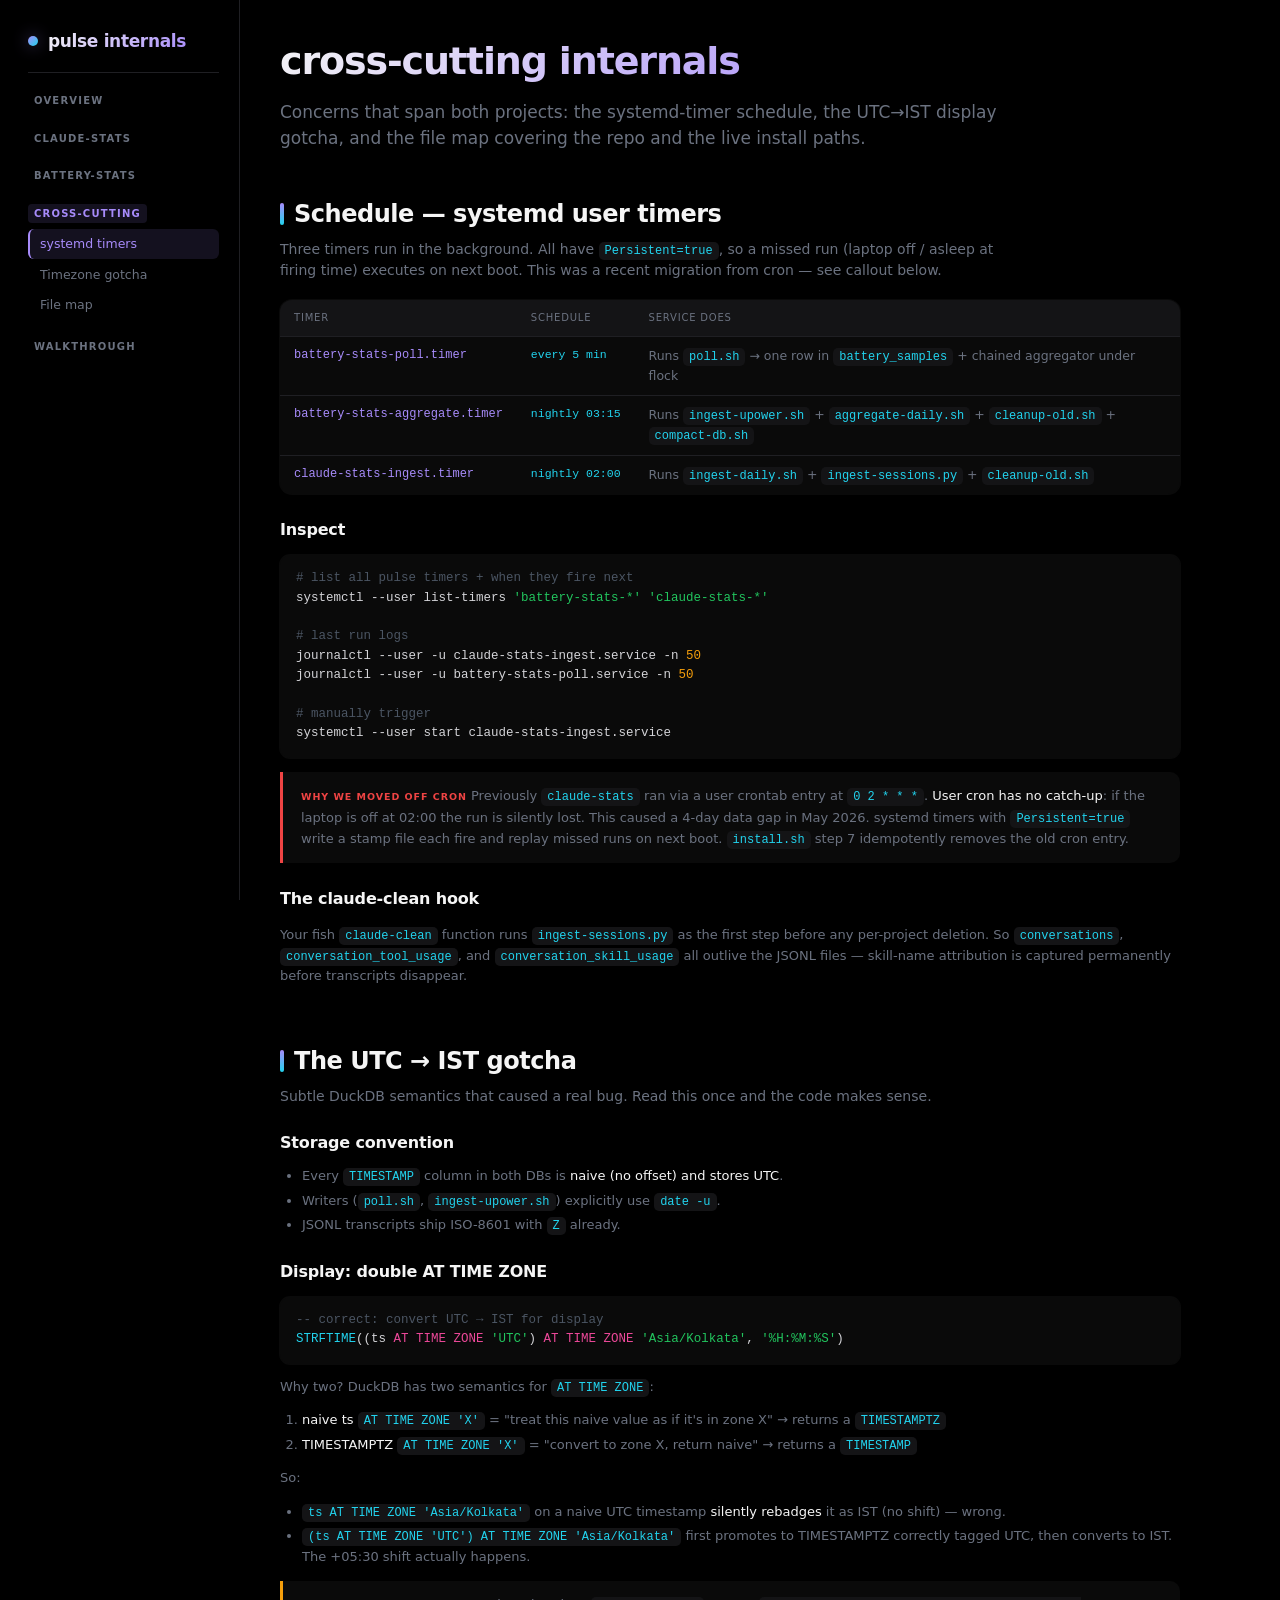
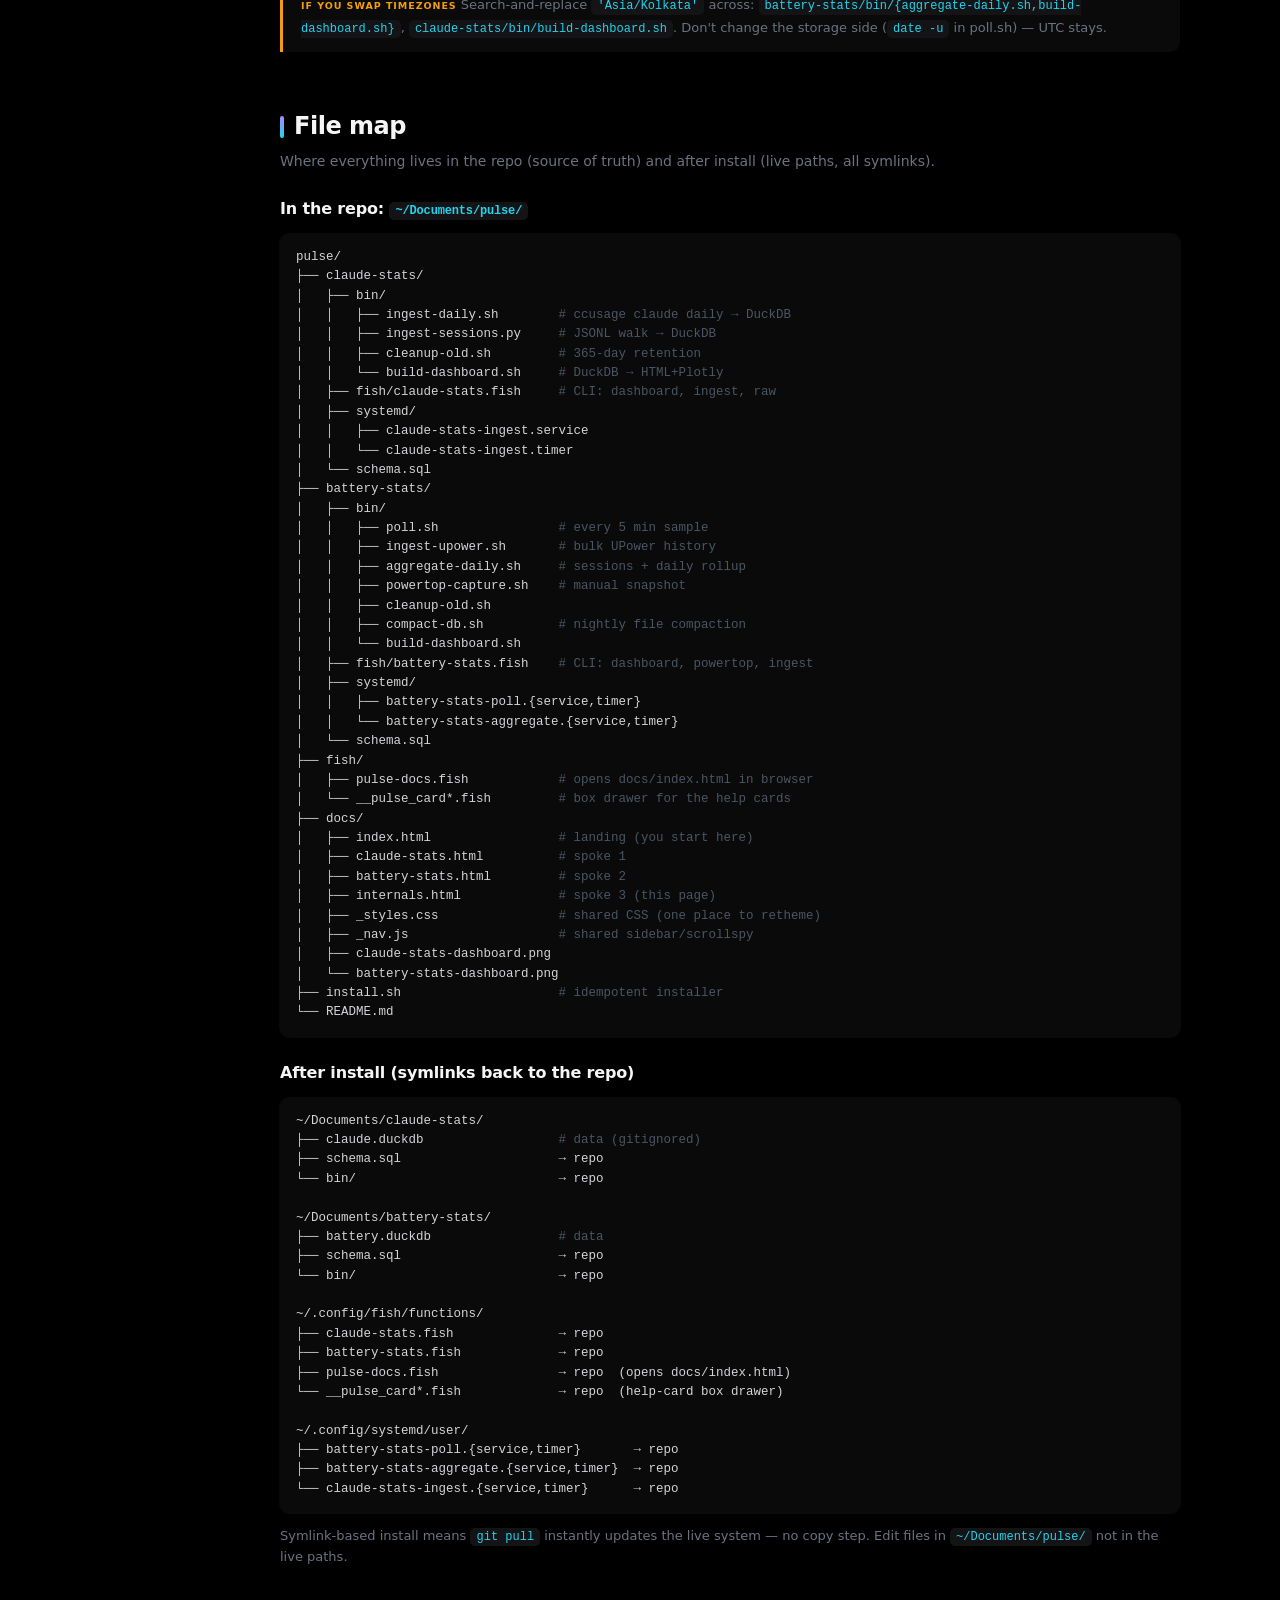
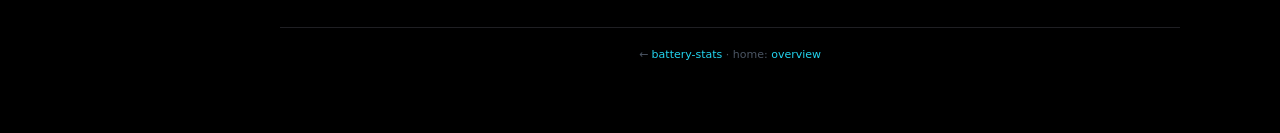
<file: docs/internals.html>
<!DOCTYPE html>
<html lang="en">
<head>
<meta charset="utf-8">
<meta name="viewport" content="width=device-width, initial-scale=1">
<title>pulse · cross-cutting internals</title>
<link rel="stylesheet" href="_styles.css">
</head>
<body data-page="internals">
<div class="layout">
    <nav class="toc" id="toc"></nav>

    <main>

    <section class="hero">
        <h1>cross-cutting internals</h1>
        <p class="tagline">
            Concerns that span both projects: the systemd-timer schedule, the
            UTC→IST display gotcha, and the file map covering the repo and the
            live install paths.
        </p>
    </section>

    <!-- ============ SCHEDULE ============ -->
    <section id="schedule">
        <h2>Schedule — systemd user timers</h2>
        <p class="lead">
            Three timers run in the background. All have <code>Persistent=true</code>,
            so a missed run (laptop off / asleep at firing time) executes on next
            boot. This was a recent migration from cron — see callout below.
        </p>

        <table class="schema">
            <thead><tr><th>timer</th><th>schedule</th><th>service does</th></tr></thead>
            <tbody>
                <tr>
                    <td class="col">battery-stats-poll.timer</td>
                    <td class="type">every 5 min</td>
                    <td class="note">Runs <code>poll.sh</code> → one row in <code>battery_samples</code> + chained aggregator under flock</td>
                </tr>
                <tr>
                    <td class="col">battery-stats-aggregate.timer</td>
                    <td class="type">nightly 03:15</td>
                    <td class="note">Runs <code>ingest-upower.sh</code> + <code>aggregate-daily.sh</code> + <code>cleanup-old.sh</code> + <code>compact-db.sh</code></td>
                </tr>
                <tr>
                    <td class="col">claude-stats-ingest.timer</td>
                    <td class="type">nightly 02:00</td>
                    <td class="note">Runs <code>ingest-daily.sh</code> + <code>ingest-sessions.py</code> + <code>cleanup-old.sh</code></td>
                </tr>
            </tbody>
        </table>

        <h3>Inspect</h3>
        <pre><code><span class="tok-c"># list all pulse timers + when they fire next</span>
systemctl --user list-timers <span class="tok-s">'battery-stats-*'</span> <span class="tok-s">'claude-stats-*'</span>

<span class="tok-c"># last run logs</span>
journalctl --user -u claude-stats-ingest.service -n <span class="tok-n">50</span>
journalctl --user -u battery-stats-poll.service -n <span class="tok-n">50</span>

<span class="tok-c"># manually trigger</span>
systemctl --user start claude-stats-ingest.service</code></pre>

        <div class="callout bad">
            <div class="label">Why we moved off cron</div>
            Previously <code>claude-stats</code> ran via a user crontab entry at
            <code>0 2 * * *</code>. <strong>User cron has no catch-up</strong>: if
            the laptop is off at 02:00 the run is silently lost. This caused a
            4-day data gap in May 2026. systemd timers with <code>Persistent=true</code>
            write a stamp file each fire and replay missed runs on next boot.
            <code>install.sh</code> step 7 idempotently removes the old cron entry.
        </div>

        <h3>The claude-clean hook</h3>
        <p style="color:var(--fg-dim);font-size:13px;">
            Your fish <code>claude-clean</code> function runs
            <code>ingest-sessions.py</code> as the first step before any per-project
            deletion. So <code>conversations</code>, <code>conversation_tool_usage</code>,
            and <code>conversation_skill_usage</code> all outlive the JSONL files —
            skill-name attribution is captured permanently before transcripts disappear.
        </p>
    </section>

    <!-- ============ TIMEZONE ============ -->
    <section id="timezone">
        <h2>The UTC → IST gotcha</h2>
        <p class="lead">
            Subtle DuckDB semantics that caused a real bug. Read this once and the
            code makes sense.
        </p>

        <h3>Storage convention</h3>
        <ul class="tight">
            <li>Every <code>TIMESTAMP</code> column in both DBs is <strong>naive (no offset) and stores UTC</strong>.</li>
            <li>Writers (<code>poll.sh</code>, <code>ingest-upower.sh</code>) explicitly use <code>date -u</code>.</li>
            <li>JSONL transcripts ship ISO-8601 with <code>Z</code> already.</li>
        </ul>

        <h3>Display: <strong>double</strong> AT TIME ZONE</h3>
        <pre><code><span class="tok-c">-- correct: convert UTC → IST for display</span>
<span class="tok-fn">STRFTIME</span>((ts <span class="tok-k">AT TIME ZONE</span> <span class="tok-s">'UTC'</span>) <span class="tok-k">AT TIME ZONE</span> <span class="tok-s">'Asia/Kolkata'</span>, <span class="tok-s">'%H:%M:%S'</span>)</code></pre>

        <p style="color:var(--fg-dim);font-size:13px;">
            Why two? DuckDB has two semantics for <code>AT TIME ZONE</code>:
        </p>
        <ol class="tight">
            <li><strong>naive ts <code>AT TIME ZONE 'X'</code></strong> = "treat this naive value as if it's in zone X" → returns a <code>TIMESTAMPTZ</code></li>
            <li><strong>TIMESTAMPTZ <code>AT TIME ZONE 'X'</code></strong> = "convert to zone X, return naive" → returns a <code>TIMESTAMP</code></li>
        </ol>
        <p style="color:var(--fg-dim);font-size:13px;">
            So:
        </p>
        <ul class="tight">
            <li><code>ts AT TIME ZONE 'Asia/Kolkata'</code> on a naive UTC timestamp <strong>silently rebadges</strong> it as IST (no shift) — wrong.</li>
            <li><code>(ts AT TIME ZONE 'UTC') AT TIME ZONE 'Asia/Kolkata'</code> first promotes to TIMESTAMPTZ correctly tagged UTC, then converts to IST. The +05:30 shift actually happens.</li>
        </ul>

        <div class="callout warn">
            <div class="label">If you swap timezones</div>
            Search-and-replace <code>'Asia/Kolkata'</code> across:
            <code>battery-stats/bin/{aggregate-daily.sh,build-dashboard.sh}</code>,
            <code>claude-stats/bin/build-dashboard.sh</code>.
            Don't change the storage side (<code>date -u</code> in poll.sh) — UTC stays.
        </div>
    </section>

    <!-- ============ FILE MAP ============ -->
    <section id="filemap">
        <h2>File map</h2>
        <p class="lead">
            Where everything lives in the repo (source of truth) and after install
            (live paths, all symlinks).
        </p>

        <h3>In the repo: <code>~/Documents/pulse/</code></h3>
        <pre><code>pulse/
├── claude-stats/
│   ├── bin/
│   │   ├── ingest-daily.sh        <span class="tok-c"># ccusage claude daily → DuckDB</span>
│   │   ├── ingest-sessions.py     <span class="tok-c"># JSONL walk → DuckDB</span>
│   │   ├── cleanup-old.sh         <span class="tok-c"># 365-day retention</span>
│   │   └── build-dashboard.sh     <span class="tok-c"># DuckDB → HTML+Plotly</span>
│   ├── fish/claude-stats.fish     <span class="tok-c"># CLI: dashboard, ingest, raw</span>
│   ├── systemd/
│   │   ├── claude-stats-ingest.service
│   │   └── claude-stats-ingest.timer
│   └── schema.sql
├── battery-stats/
│   ├── bin/
│   │   ├── poll.sh                <span class="tok-c"># every 5 min sample</span>
│   │   ├── ingest-upower.sh       <span class="tok-c"># bulk UPower history</span>
│   │   ├── aggregate-daily.sh     <span class="tok-c"># sessions + daily rollup</span>
│   │   ├── powertop-capture.sh    <span class="tok-c"># manual snapshot</span>
│   │   ├── cleanup-old.sh
│   │   ├── compact-db.sh          <span class="tok-c"># nightly file compaction</span>
│   │   └── build-dashboard.sh
│   ├── fish/battery-stats.fish    <span class="tok-c"># CLI: dashboard, powertop, ingest</span>
│   ├── systemd/
│   │   ├── battery-stats-poll.{service,timer}
│   │   └── battery-stats-aggregate.{service,timer}
│   └── schema.sql
├── fish/
│   ├── pulse-docs.fish            <span class="tok-c"># opens docs/index.html in browser</span>
│   └── __pulse_card*.fish         <span class="tok-c"># box drawer for the help cards</span>
├── docs/
│   ├── index.html                 <span class="tok-c"># landing (you start here)</span>
│   ├── claude-stats.html          <span class="tok-c"># spoke 1</span>
│   ├── battery-stats.html         <span class="tok-c"># spoke 2</span>
│   ├── internals.html             <span class="tok-c"># spoke 3 (this page)</span>
│   ├── _styles.css                <span class="tok-c"># shared CSS (one place to retheme)</span>
│   ├── _nav.js                    <span class="tok-c"># shared sidebar/scrollspy</span>
│   ├── claude-stats-dashboard.png
│   └── battery-stats-dashboard.png
├── install.sh                     <span class="tok-c"># idempotent installer</span>
└── README.md</code></pre>

        <h3>After install (symlinks back to the repo)</h3>
        <pre><code>~/Documents/claude-stats/
├── claude.duckdb                  <span class="tok-c"># data (gitignored)</span>
├── schema.sql                     → repo
└── bin/                           → repo

~/Documents/battery-stats/
├── battery.duckdb                 <span class="tok-c"># data</span>
├── schema.sql                     → repo
└── bin/                           → repo

~/.config/fish/functions/
├── claude-stats.fish              → repo
├── battery-stats.fish             → repo
├── pulse-docs.fish                → repo  (opens docs/index.html)
└── __pulse_card*.fish             → repo  (help-card box drawer)

~/.config/systemd/user/
├── battery-stats-poll.{service,timer}       → repo
├── battery-stats-aggregate.{service,timer}  → repo
└── claude-stats-ingest.{service,timer}      → repo</code></pre>

        <p style="color:var(--fg-dim);font-size:13px;">
            Symlink-based install means <code>git pull</code> instantly updates the
            live system — no copy step. Edit files in <code>~/Documents/pulse/</code>
            not in the live paths.
        </p>
    </section>

    <footer>
        ← <a href="battery-stats.html">battery-stats</a> · home: <a href="index.html">overview</a>
    </footer>

    </main>
</div>
<script src="_nav.js"></script>
</body>
</html>
</file>
<file: docs/_styles.css>
/* pulse internals — shared styles
 * Single source of truth for the AMOLED theme used across the docs spokes.
 * Mirrors the dashboard palette (claude-stats / battery-stats build-dashboard.sh).
 */
:root {
    --bg: #000000;
    --panel: #0a0a0a;
    --panel-2: #141416;
    --panel-hover: #1a1a1d;
    --fg: #f5f5f5;
    --fg-dim: #6b7280;
    --fg-muted: #4b5563;
    --border: #1f1f23;
    --border-strong: #2a2a30;
    --primary: #a78bfa;
    --primary-soft: rgba(167, 139, 250, 0.12);
    --secondary: #22d3ee;
    --secondary-soft: rgba(34, 211, 238, 0.12);
    --good: #22c55e;
    --good-soft: rgba(34, 197, 94, 0.14);
    --warn: #f59e0b;
    --warn-soft: rgba(245, 158, 11, 0.14);
    --bad: #ef4444;
    --pink: #ec4899;
    --pink-soft: rgba(236, 72, 153, 0.14);
    --shadow: 0 0 0 1px rgba(255, 255, 255, 0.04), 0 1px 2px rgba(0, 0, 0, 0.6);
    --shadow-lg: 0 0 0 1px rgba(255, 255, 255, 0.05), 0 8px 24px rgba(0, 0, 0, 0.7);
}
* { box-sizing: border-box; }
html { scroll-behavior: smooth; }
html, body {
    margin: 0; padding: 0;
    background: var(--bg);
    color: var(--fg);
    font-family: 'Inter', -apple-system, BlinkMacSystemFont, 'Segoe UI', system-ui, sans-serif;
    font-feature-settings: 'cv11', 'ss01', 'ss03';
    -webkit-font-smoothing: antialiased;
    text-rendering: optimizeLegibility;
    line-height: 1.55;
}
.layout {
    display: grid;
    grid-template-columns: 240px minmax(0, 1fr);
    gap: 0;
    max-width: 1400px;
    margin: 0 auto;
    min-height: 100vh;
}

/* sidebar (rendered by _nav.js into <nav id="toc">) */
nav.toc {
    position: sticky;
    top: 0;
    height: 100vh;
    overflow-y: auto;
    padding: 28px 20px 28px 28px;
    border-right: 1px solid var(--border);
    background: var(--bg);
}
nav.toc::-webkit-scrollbar { width: 6px; }
nav.toc::-webkit-scrollbar-thumb { background: var(--border-strong); border-radius: 3px; }
nav.toc .brand {
    display: flex; align-items: center; gap: 10px;
    padding-bottom: 18px; margin-bottom: 18px;
    border-bottom: 1px solid var(--border);
    text-decoration: none;
    color: inherit;
}
nav.toc .brand .dot {
    width: 10px; height: 10px; border-radius: 50%;
    background: linear-gradient(135deg, var(--primary), var(--secondary));
    box-shadow: 0 0 16px rgba(167, 139, 250, 0.45);
}
nav.toc .brand h1 {
    margin: 0;
    font-size: 17px;
    font-weight: 600;
    letter-spacing: -0.02em;
    background: linear-gradient(135deg, #f5f5f5, #a78bfa);
    -webkit-background-clip: text;
    background-clip: text;
    color: transparent;
}
nav.toc .group {
    font-size: 10px;
    text-transform: uppercase;
    letter-spacing: 0.12em;
    color: var(--fg-muted);
    margin: 18px 0 6px;
    padding-left: 2px;
    font-weight: 600;
}
nav.toc .group .page-link {
    display: inline-block;
    color: var(--fg-dim);
    text-decoration: none;
    margin-left: -2px;
    padding: 2px 6px;
    border-radius: 4px;
    transition: color 0.15s, background 0.15s;
}
nav.toc .group .page-link:hover { color: var(--fg); background: var(--panel-2); }
nav.toc .group .page-link.current {
    color: var(--primary);
    background: var(--primary-soft);
}
nav.toc a.section {
    display: block;
    padding: 5px 10px;
    margin: 1px 0;
    color: var(--fg-dim);
    text-decoration: none;
    font-size: 12.5px;
    border-radius: 6px;
    border-left: 2px solid transparent;
    transition: color 0.15s, background 0.15s, border-color 0.15s;
}
nav.toc a.section:hover { color: var(--fg); background: var(--panel-2); }
nav.toc a.section.active {
    color: var(--primary);
    background: var(--primary-soft);
    border-left-color: var(--primary);
}

/* main */
main {
    padding: 32px 40px 80px;
    max-width: 980px;
    width: 100%;
    margin: 0;
}
section { margin-bottom: 56px; scroll-margin-top: 24px; }
section.hero { margin-bottom: 44px; }

/* hero */
.hero h1 {
    margin: 0 0 8px;
    font-size: 38px;
    font-weight: 700;
    letter-spacing: -0.03em;
    background: linear-gradient(135deg, #f5f5f5, #a78bfa 70%, #22d3ee);
    -webkit-background-clip: text;
    background-clip: text;
    color: transparent;
}
.hero .tagline {
    color: var(--fg-dim);
    font-size: 17px;
    margin: 0 0 24px;
    max-width: 720px;
}

/* card grids */
.cards-2 {
    display: grid;
    grid-template-columns: repeat(2, 1fr);
    gap: 14px;
}
.cards-3 {
    display: grid;
    grid-template-columns: repeat(auto-fit, minmax(240px, 1fr));
    gap: 14px;
}
@media (max-width: 900px) {
    .cards-2, .cards-3 { grid-template-columns: 1fr; }
    .layout { grid-template-columns: 1fr; }
    nav.toc { position: static; height: auto; border-right: 0; border-bottom: 1px solid var(--border); }
}
.proj-card {
    background: var(--panel);
    border-radius: 14px;
    padding: 18px 20px;
    box-shadow: var(--shadow);
    transition: transform 0.15s, box-shadow 0.15s;
    text-decoration: none;
    color: inherit;
    display: block;
}
.proj-card:hover { transform: translateY(-1px); box-shadow: var(--shadow-lg); }
.proj-card h3 {
    margin: 0 0 8px;
    font-size: 16px;
    font-weight: 600;
    letter-spacing: -0.01em;
    display: flex; align-items: baseline; gap: 8px;
}
.proj-card h3 .accent { color: var(--primary); }
.proj-card h3 .accent.cyan { color: var(--secondary); }
.proj-card h3 .accent.good { color: var(--good); }
.proj-card .desc { color: var(--fg-dim); font-size: 13px; margin: 0 0 12px; }
.proj-card .meta { font-size: 11px; color: var(--fg-muted); display: flex; gap: 12px; flex-wrap: wrap; }
.proj-card .meta span::before { content: '◦ '; color: var(--border-strong); }

/* section heading */
section > h2 {
    margin: 0 0 6px;
    font-size: 24px;
    font-weight: 600;
    letter-spacing: -0.02em;
    display: flex; align-items: center; gap: 10px;
}
section > h2::before {
    content: '';
    width: 4px; height: 22px;
    border-radius: 2px;
    background: linear-gradient(180deg, var(--primary), var(--secondary));
}
section > .lead {
    color: var(--fg-dim);
    font-size: 14px;
    margin: 0 0 18px;
    max-width: 740px;
}
section h3 {
    margin: 24px 0 10px;
    font-size: 16px;
    font-weight: 600;
    letter-spacing: -0.01em;
    color: var(--fg);
}

/* badges */
.badge {
    display: inline-block;
    padding: 2px 8px;
    border-radius: 999px;
    font-size: 10.5px;
    font-weight: 500;
    letter-spacing: 0.02em;
    background: var(--panel-2);
    color: var(--fg-dim);
    margin-left: 6px;
    vertical-align: middle;
}
.badge.purple { background: var(--primary-soft); color: var(--primary); }
.badge.cyan   { background: var(--secondary-soft); color: var(--secondary); }
.badge.good   { background: var(--good-soft); color: var(--good); }
.badge.warn   { background: var(--warn-soft); color: var(--warn); }
.badge.pink   { background: var(--pink-soft); color: var(--pink); }
.badge.subtle { background: transparent; border: 1px solid var(--border); color: var(--fg-muted); }

/* code blocks */
pre, .code {
    background: var(--panel);
    border-radius: 10px;
    padding: 14px 16px;
    overflow-x: auto;
    font-size: 12.5px;
    font-family: 'JetBrains Mono', 'SF Mono', Menlo, Consolas, monospace;
    line-height: 1.55;
    color: #d4d4d8;
    margin: 12px 0;
    box-shadow: var(--shadow);
    position: relative;
}
pre code { background: none; padding: 0; color: inherit; font-size: inherit; }
code {
    background: var(--panel-2);
    padding: 2px 6px;
    border-radius: 5px;
    font-size: 12px;
    font-family: 'JetBrains Mono', 'SF Mono', Menlo, monospace;
    color: var(--secondary);
}
pre .copy {
    position: absolute;
    top: 8px; right: 8px;
    padding: 4px 9px;
    border: 0;
    background: var(--panel-2);
    color: var(--fg-dim);
    border-radius: 5px;
    font-size: 10px;
    cursor: pointer;
    font-family: inherit;
    text-transform: uppercase;
    letter-spacing: 0.06em;
    transition: all 0.15s;
    opacity: 0;
}
pre:hover .copy { opacity: 1; }
pre .copy:hover { background: var(--primary-soft); color: var(--primary); }
pre .copy.copied { background: var(--good-soft); color: var(--good); opacity: 1; }

/* simple syntax tints (applied via classnames in code) */
.tok-c   { color: var(--fg-muted); }
.tok-k   { color: var(--pink); }
.tok-s   { color: var(--good); }
.tok-fn  { color: var(--secondary); }
.tok-n   { color: var(--warn); }
.tok-var { color: var(--primary); }

/* command table */
.cmd-table {
    background: var(--panel);
    border-radius: 12px;
    overflow: hidden;
    margin: 12px 0;
    box-shadow: var(--shadow);
}
.cmd-row {
    display: grid;
    grid-template-columns: 280px 1fr;
    border-top: 1px solid var(--border);
    padding: 14px 18px;
    align-items: start;
    gap: 18px;
}
.cmd-row:first-child { border-top: 0; }
.cmd-row:hover { background: var(--panel-2); }
.cmd-row .cmd {
    font-family: 'JetBrains Mono', monospace;
    font-size: 12.5px;
    color: var(--secondary);
    line-height: 1.4;
}
.cmd-row .cmd .arg { color: var(--fg-muted); }
.cmd-row .desc { font-size: 13px; color: var(--fg-dim); }
.cmd-row .desc strong { color: var(--fg); font-weight: 500; }
@media (max-width: 720px) {
    .cmd-row { grid-template-columns: 1fr; gap: 6px; }
}

/* schema table */
table.schema {
    width: 100%;
    border-collapse: collapse;
    font-size: 12.5px;
    background: var(--panel);
    border-radius: 12px;
    overflow: hidden;
    box-shadow: var(--shadow);
    margin: 10px 0 18px;
}
table.schema th {
    text-align: left;
    padding: 10px 14px;
    color: var(--fg-dim);
    font-weight: 500;
    text-transform: uppercase;
    font-size: 10px;
    letter-spacing: 0.08em;
    border-bottom: 1px solid var(--border);
    background: var(--panel-2);
}
table.schema td {
    padding: 9px 14px;
    border-top: 1px solid var(--border);
    color: var(--fg);
    vertical-align: top;
}
table.schema td.col {
    font-family: 'JetBrains Mono', monospace;
    color: var(--primary);
    font-size: 12px;
    white-space: nowrap;
}
table.schema td.type {
    font-family: 'JetBrains Mono', monospace;
    color: var(--secondary);
    font-size: 11.5px;
    white-space: nowrap;
}
table.schema td.note { color: var(--fg-dim); font-size: 12.5px; }

/* flow diagram boxes */
.flow {
    display: flex;
    align-items: stretch;
    gap: 10px;
    flex-wrap: wrap;
    margin: 14px 0 18px;
}
.flow .box {
    background: var(--panel);
    border: 1px solid var(--border);
    border-radius: 10px;
    padding: 10px 14px;
    font-size: 12px;
    color: var(--fg);
    min-width: 120px;
    box-shadow: var(--shadow);
}
.flow .box .label {
    font-size: 10px;
    color: var(--fg-muted);
    text-transform: uppercase;
    letter-spacing: 0.08em;
    margin-bottom: 4px;
}
.flow .box.purple { border-color: var(--primary); box-shadow: 0 0 0 1px var(--primary-soft); }
.flow .box.cyan   { border-color: var(--secondary); box-shadow: 0 0 0 1px var(--secondary-soft); }
.flow .box.good   { border-color: var(--good); box-shadow: 0 0 0 1px var(--good-soft); }
.flow .arrow {
    align-self: center;
    font-size: 18px;
    color: var(--fg-muted);
    user-select: none;
}

/* big architecture diagram */
.arch {
    background: var(--panel);
    border-radius: 16px;
    padding: 22px;
    margin: 18px 0 22px;
    box-shadow: var(--shadow);
}
.arch .layer { margin-bottom: 14px; }
.arch .layer-label {
    font-size: 10px;
    text-transform: uppercase;
    letter-spacing: 0.1em;
    color: var(--fg-muted);
    margin-bottom: 8px;
    padding-left: 4px;
    font-weight: 600;
}
.arch .row {
    display: grid;
    grid-template-columns: repeat(auto-fit, minmax(150px, 1fr));
    gap: 10px;
}
.arch .node {
    padding: 10px 12px;
    border-radius: 8px;
    font-size: 11.5px;
    background: var(--panel-2);
    border: 1px solid var(--border);
}
.arch .node strong { color: var(--fg); font-weight: 500; display: block; font-size: 12px; margin-bottom: 2px; }
.arch .node em { color: var(--fg-muted); font-style: normal; font-size: 10.5px; }
.arch .node.src    { border-color: var(--secondary); color: var(--secondary); }
.arch .node.store  { border-color: var(--primary); color: var(--primary); }
.arch .node.out    { border-color: var(--good); color: var(--good); }
.arch .arrow-row {
    text-align: center;
    color: var(--fg-muted);
    font-size: 14px;
    margin: 4px 0;
    user-select: none;
}

/* details/summary disclosure */
details {
    background: var(--panel);
    border-radius: 10px;
    margin: 10px 0;
    overflow: hidden;
    box-shadow: var(--shadow);
}
details summary {
    padding: 12px 16px;
    cursor: pointer;
    font-size: 13px;
    font-weight: 500;
    color: var(--fg);
    user-select: none;
    list-style: none;
    display: flex;
    align-items: center;
    gap: 10px;
}
details summary::-webkit-details-marker { display: none; }
details summary::before {
    content: '▸';
    color: var(--primary);
    font-size: 11px;
    transition: transform 0.15s;
}
details[open] summary::before { transform: rotate(90deg); }
details summary:hover { background: var(--panel-2); }
details > *:not(summary) { padding: 0 16px 14px; }
details pre { margin-top: 0; }

/* callouts */
.callout {
    background: var(--panel);
    border-left: 3px solid var(--primary);
    border-radius: 0 10px 10px 0;
    padding: 14px 18px;
    margin: 14px 0;
    font-size: 13px;
    color: var(--fg-dim);
}
.callout.warn { border-left-color: var(--warn); }
.callout.bad  { border-left-color: var(--bad); }
.callout.good { border-left-color: var(--good); }
.callout strong { color: var(--fg); font-weight: 500; }
.callout .label {
    display: inline-block;
    font-size: 9.5px;
    text-transform: uppercase;
    letter-spacing: 0.1em;
    font-weight: 600;
    color: var(--primary);
    margin-bottom: 4px;
}
.callout.warn .label { color: var(--warn); }
.callout.bad  .label { color: var(--bad); }
.callout.good .label { color: var(--good); }

/* small lists */
ul.tight, ol.tight { margin: 8px 0; padding-left: 22px; color: var(--fg-dim); font-size: 13px; }
ul.tight li, ol.tight li { margin-bottom: 4px; }
ul.tight li strong, ol.tight li strong { color: var(--fg); font-weight: 500; }

/* footer */
footer {
    margin-top: 60px;
    padding-top: 18px;
    border-top: 1px solid var(--border);
    color: var(--fg-muted);
    font-size: 11px;
    text-align: center;
}
footer a { color: var(--secondary); text-decoration: none; }
footer a:hover { color: var(--primary); }
</file>
